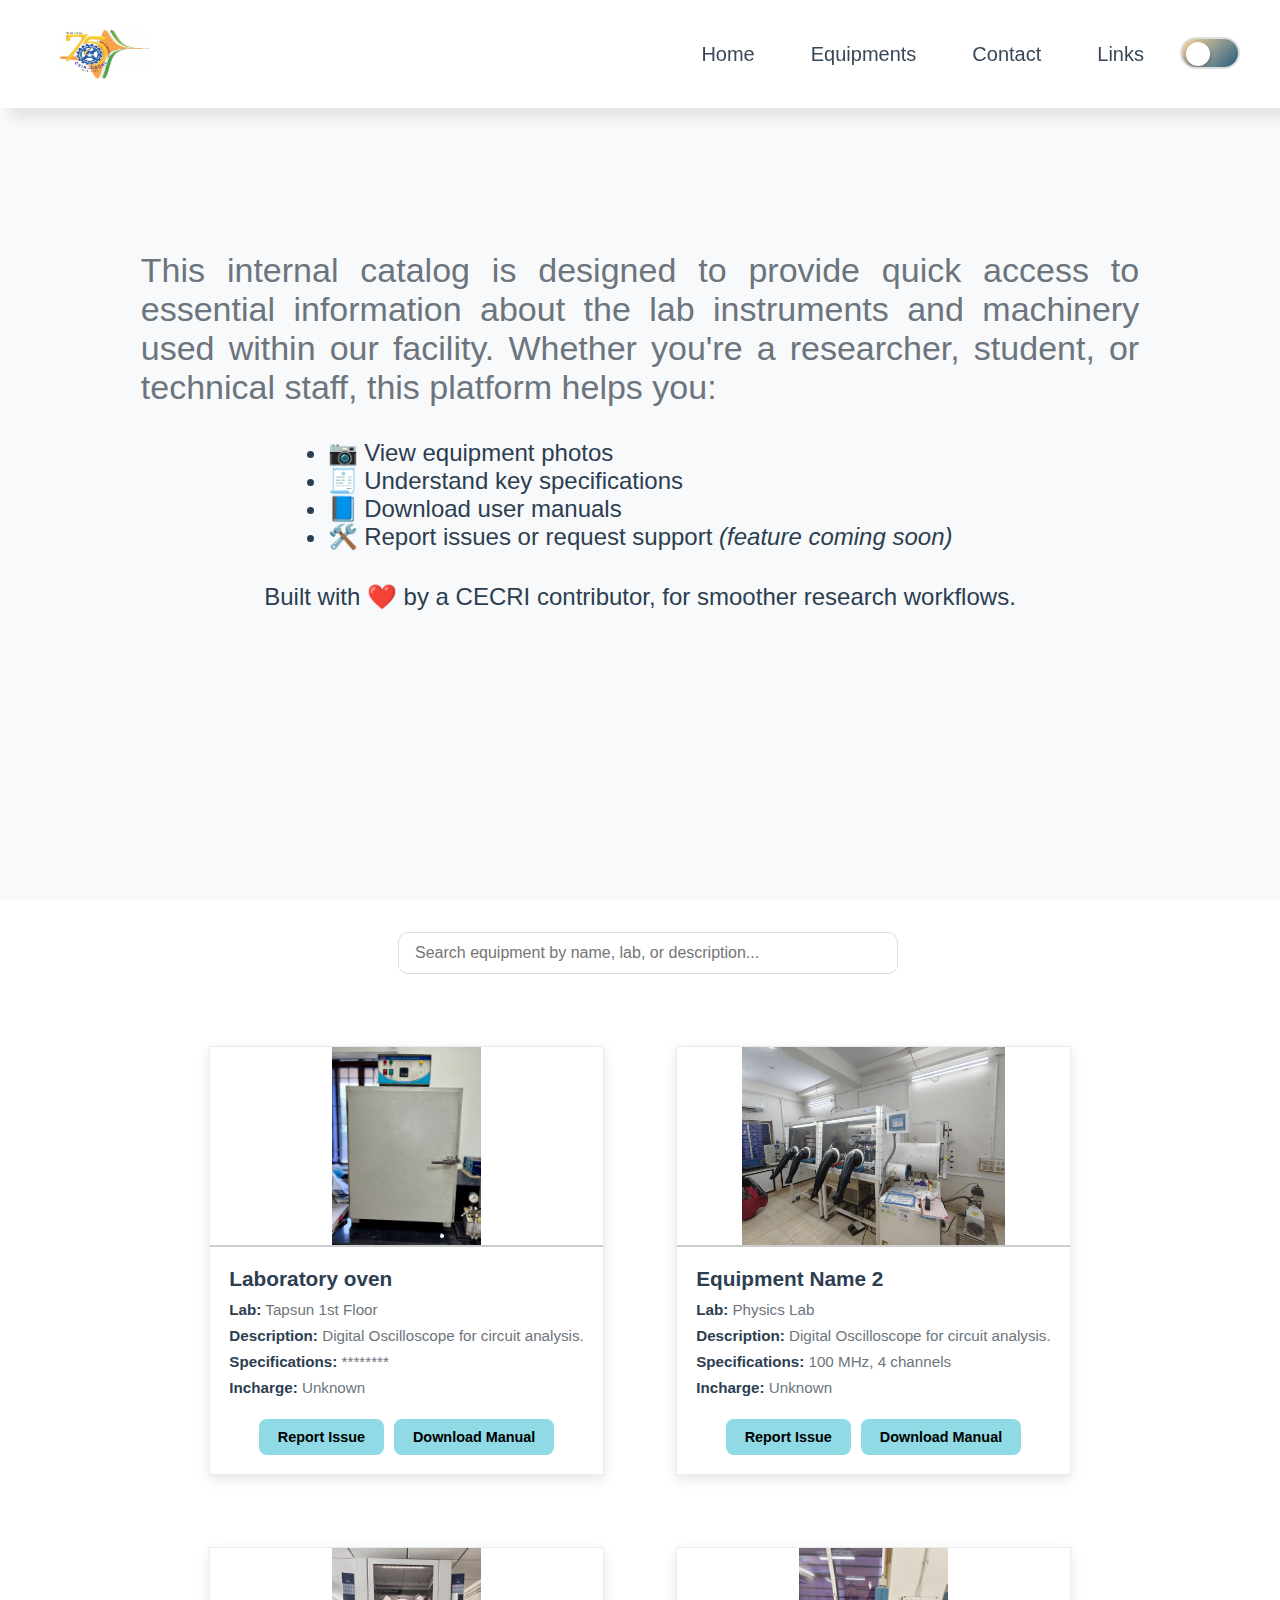
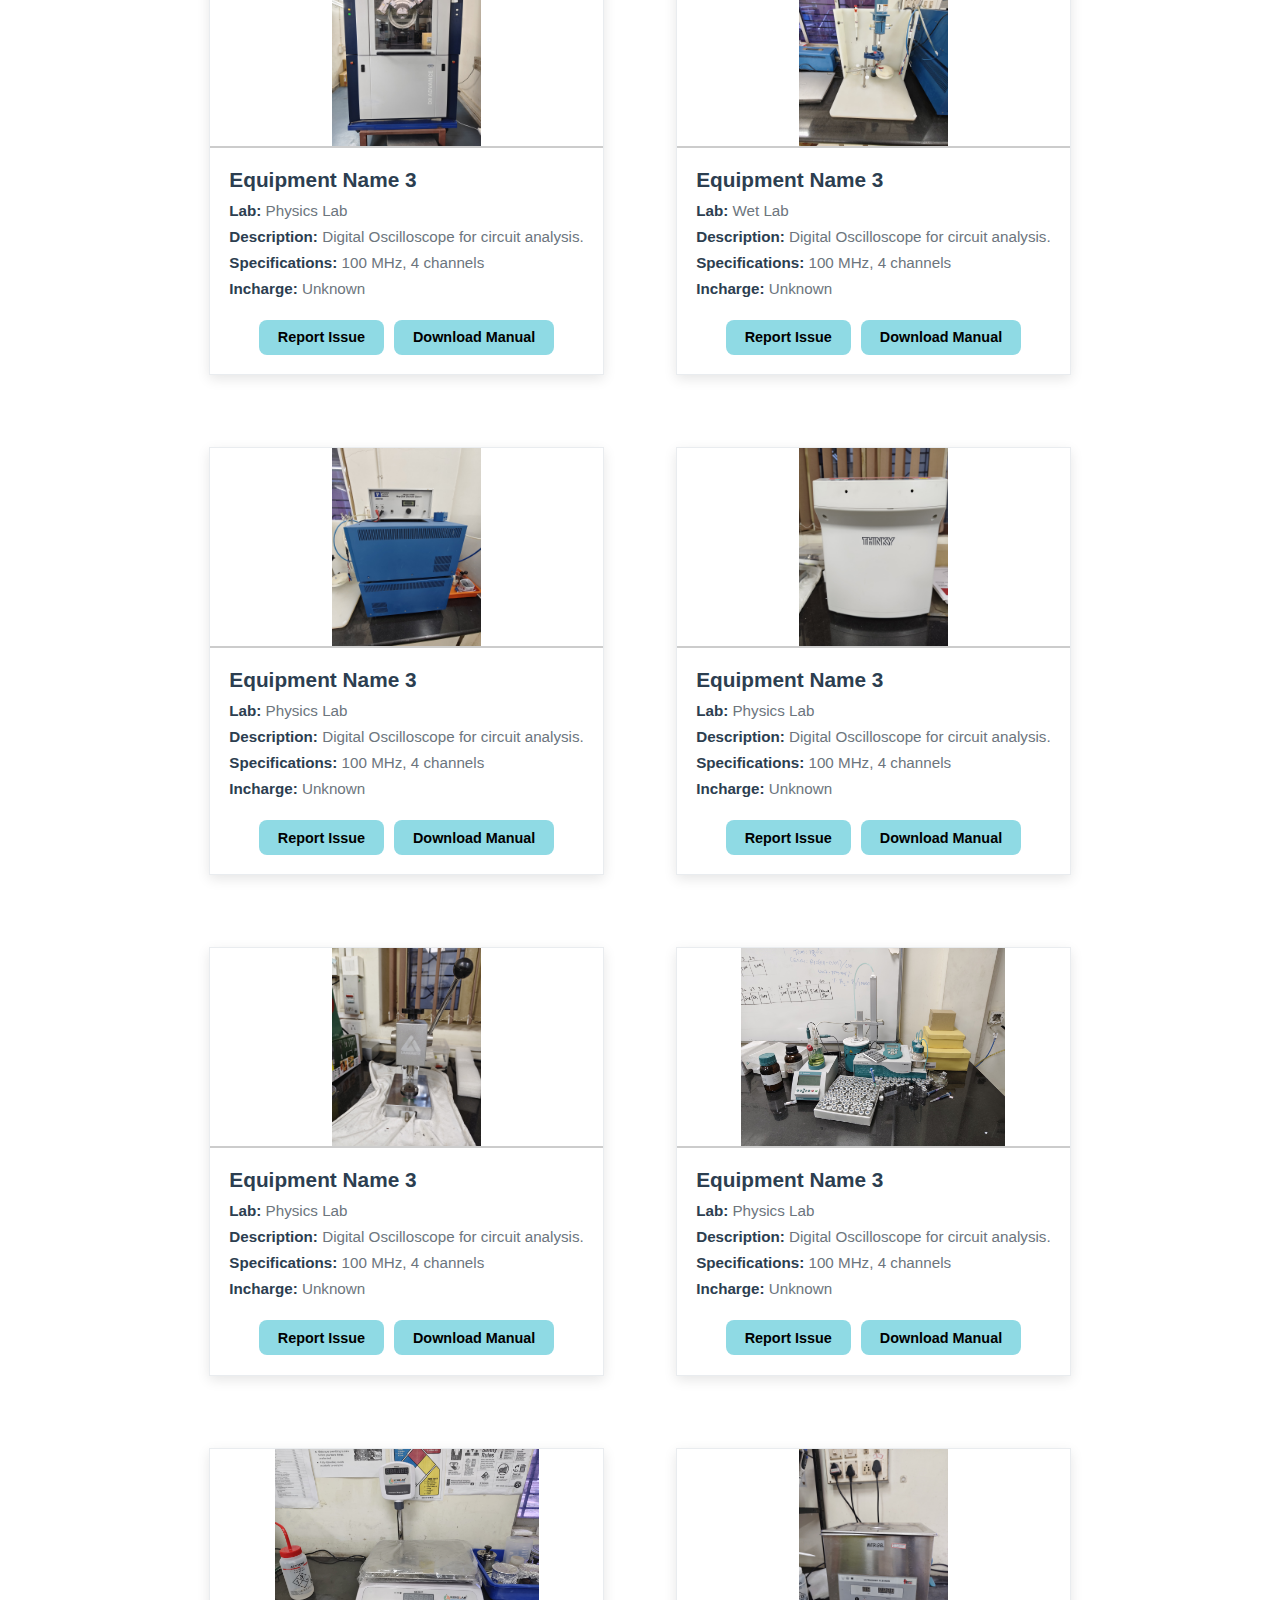
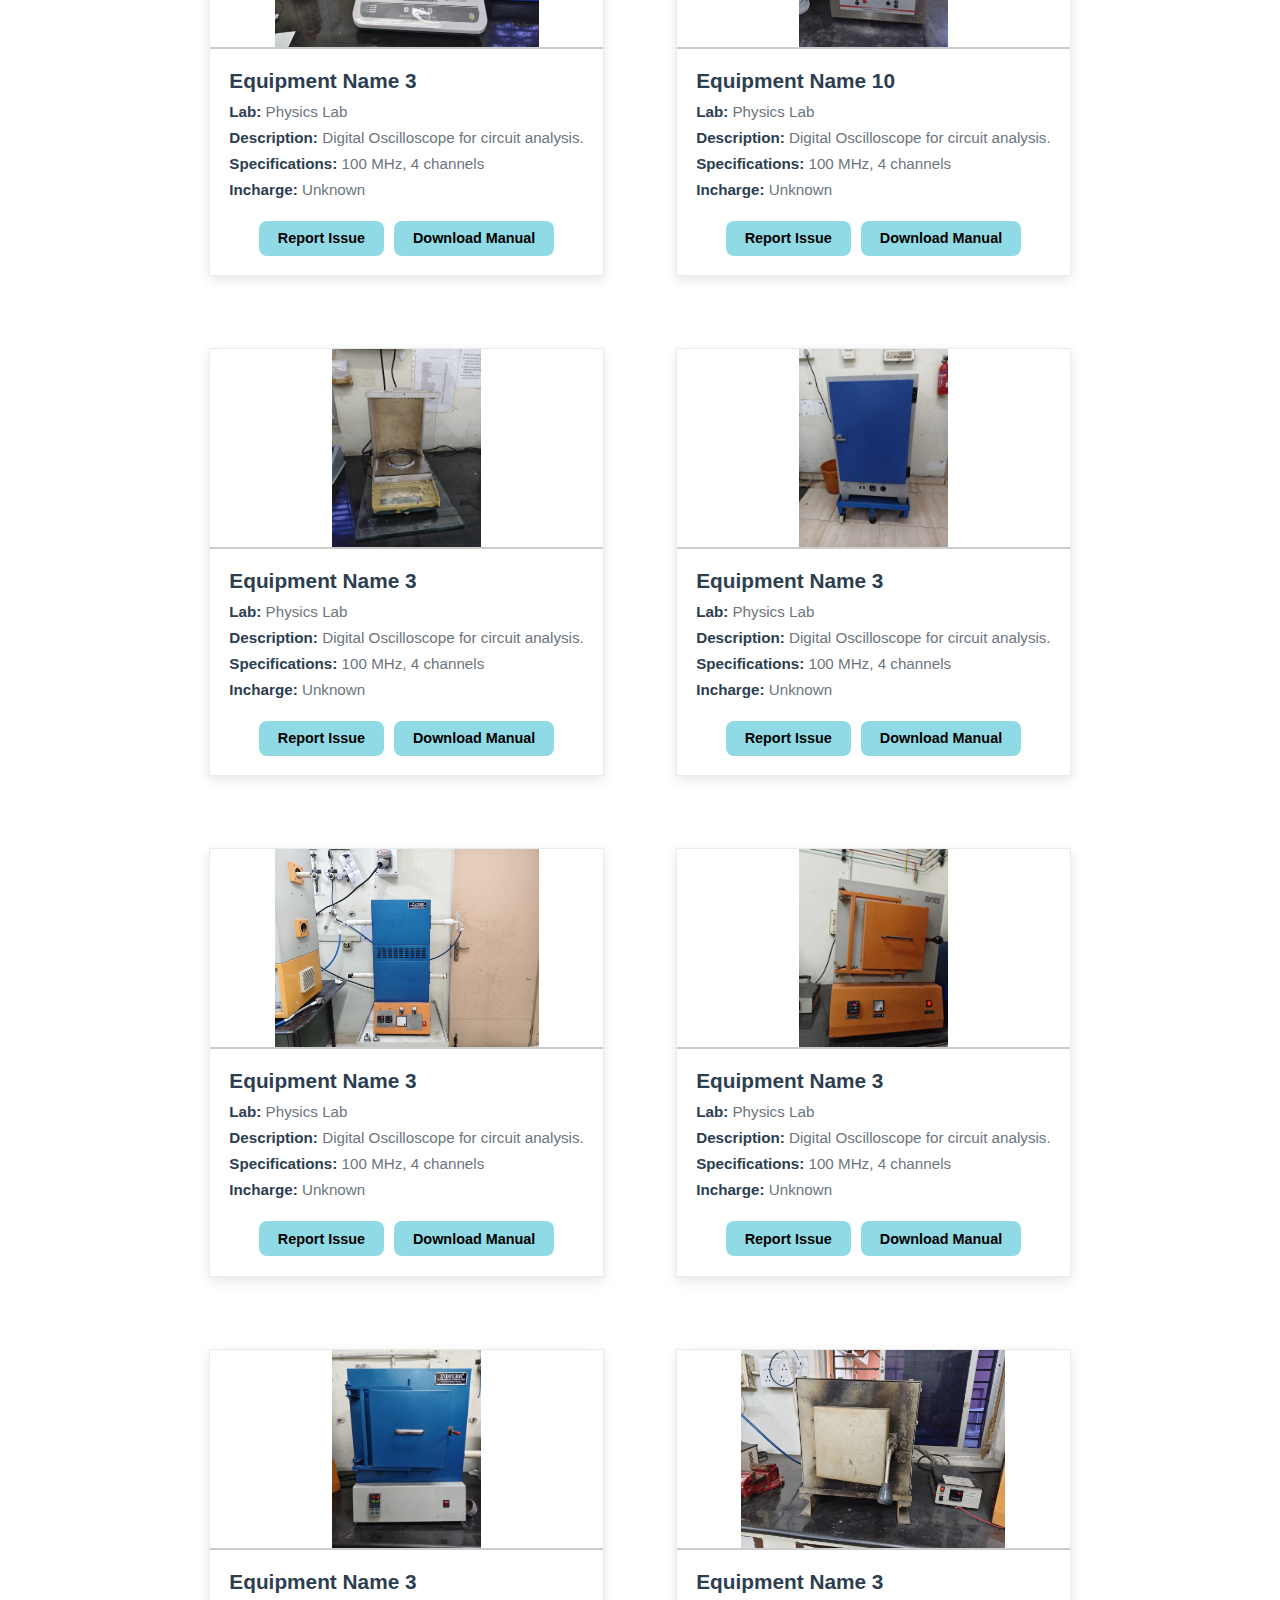
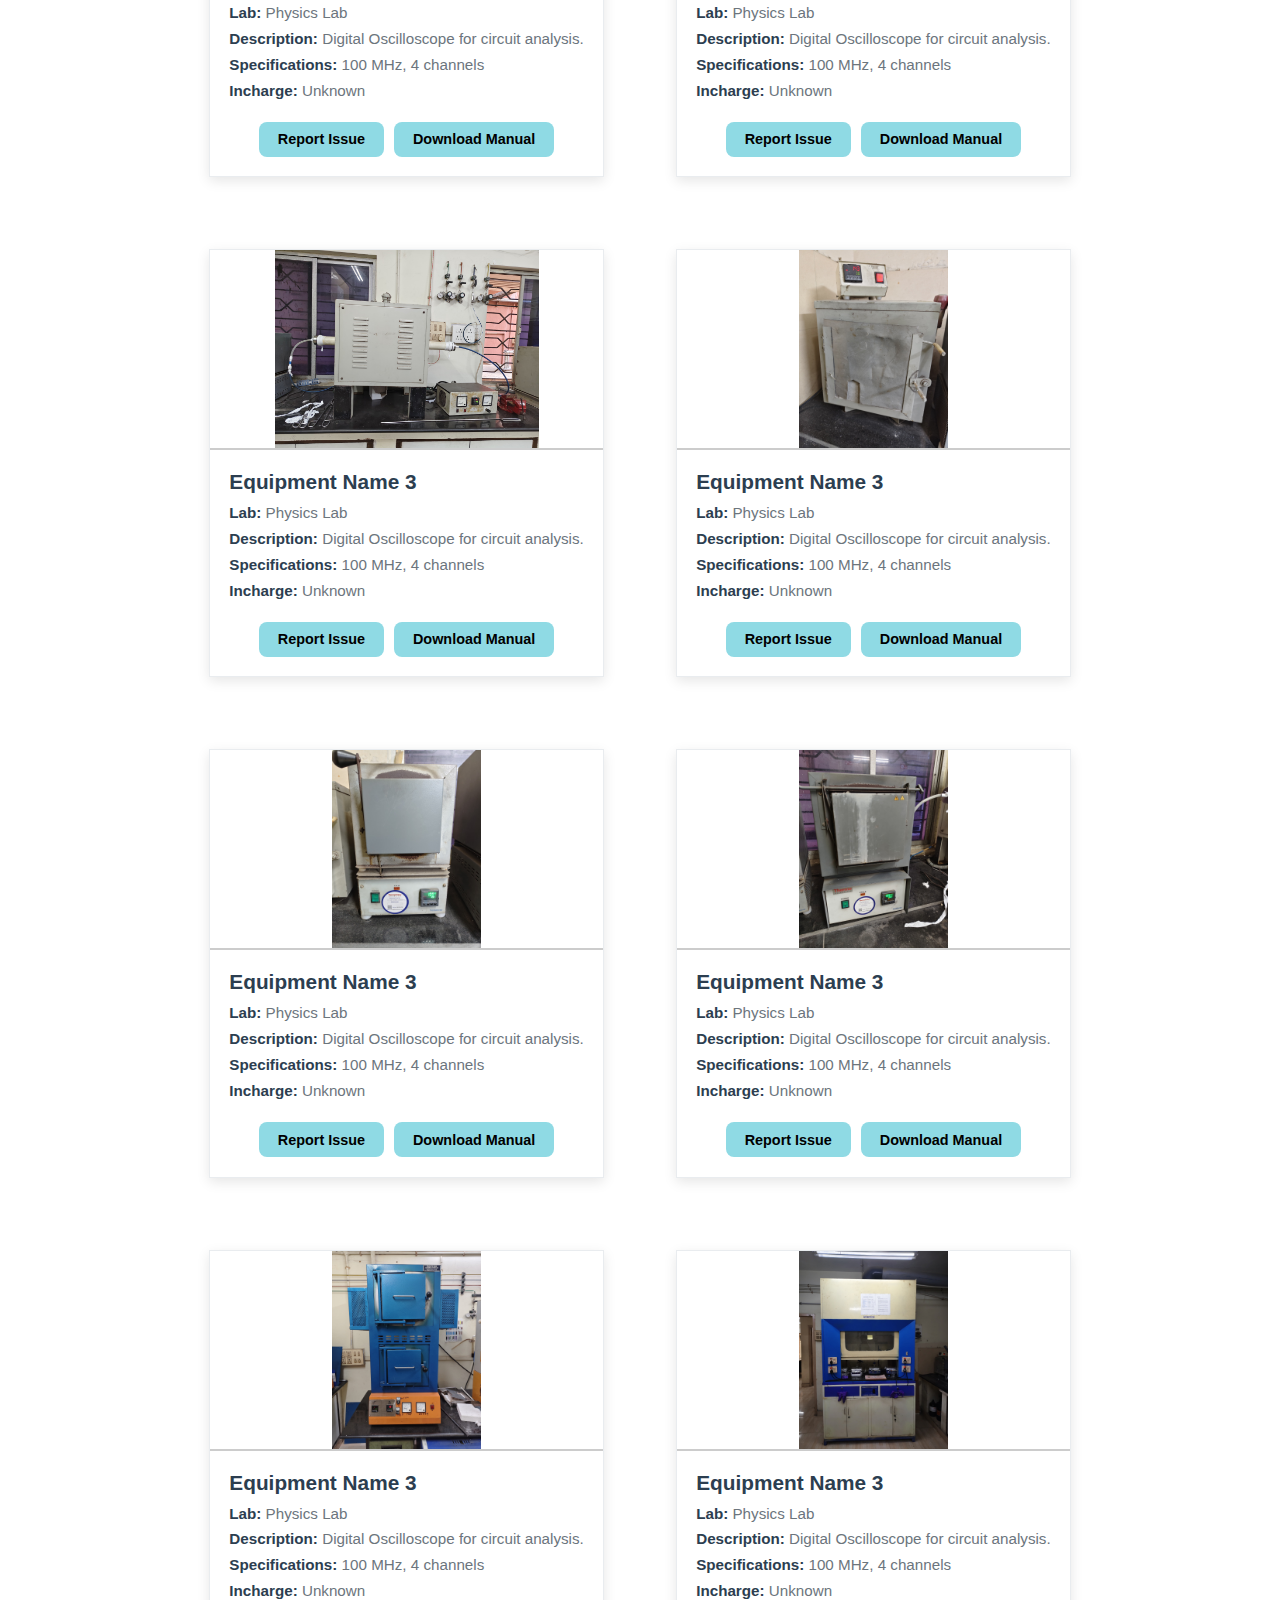
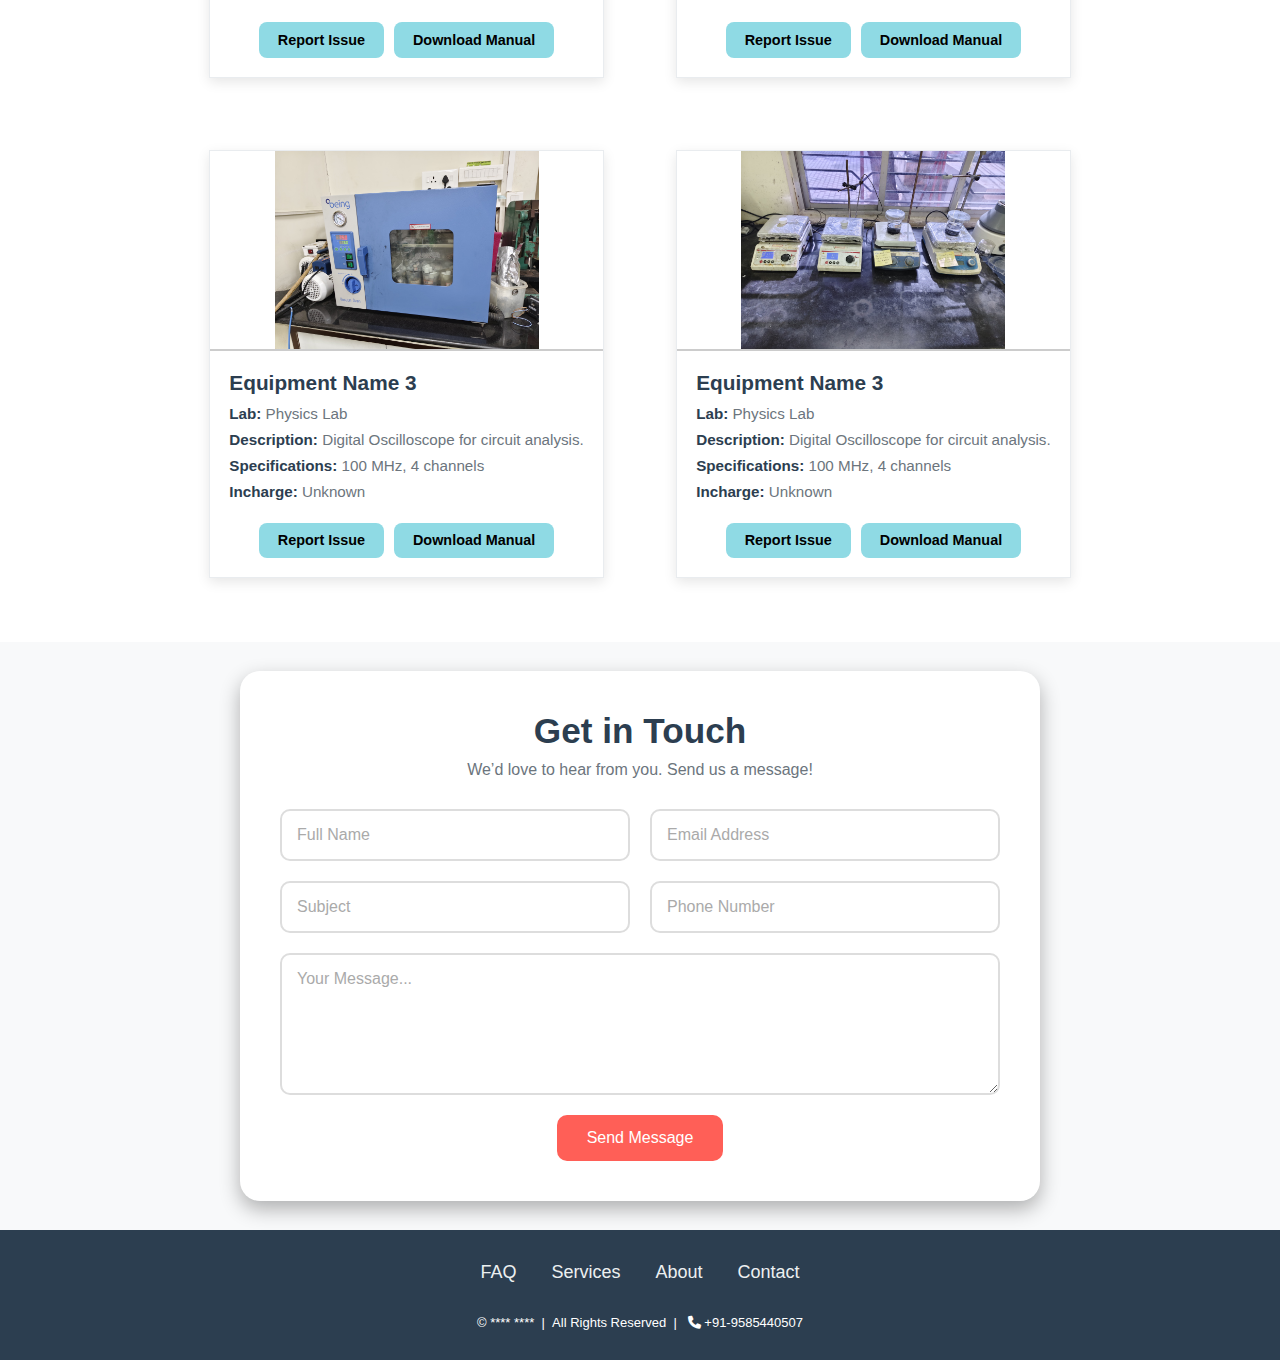
<file: index.html>
<!DOCTYPE html>
<html lang="en">
<head>
  <meta charset="UTF-8">
  <meta name="viewport" content="width=device-width, initial-scale=1">
  <title>Lab Equipment Catalog</title>
  <link rel="stylesheet" href="styles/style.css">
  <link rel="preconnect" href="https://fonts.googleapis.com">
  <link rel="preconnect" href="https://fonts.gstatic.com" crossorigin>
  <link href='https://unpkg.com/boxicons@2.1.4/css/boxicons.min.css' rel='stylesheet'>
  <link rel="stylesheet" href="https://cdnjs.cloudflare.com/ajax/libs/font-awesome/6.5.0/css/all.min.css" />

</head>
<body>

<div class="nav">
  <div class="logo">
    <img src="assets/images/logo.png" width="300px" alt="logo" srcset="">
  </div>

  <div class="hamburger" onclick="toggleMenu(event)">
    <span></span>
  </div>

  <div class="nav_ele" id="navMenu">
    <ul class="mini_nav">
      <a href="#home"><li>Home</li></a>
      <a href="#catalog"><li>Equipments</li></a>
      <a href="#contact"><li>Contact</li></a>
      <a href="files.html"><li>Links</li></a>
      <li>
        <button class="theme-toggle" onclick="toggleTheme()" id="themeToggle">
          <i class="fas fa-moon" id="themeIcon"></i>
        </button>
      </li>
    </ul>
  </div>
</div>


<div class="home" id="home">
  <div class="heading typing_animation">
    <p class="firstline">Welcome to the Lab Equipment Catalog – CSIR-CECRI</p>
    <p class="secondline">Empowering Innovation Through Access and Awareness</p>
  </div>

  <div class="details text">
    This internal catalog is designed to provide quick access to essential information about the lab instruments and machinery used within our facility. Whether you're a researcher, student, or technical staff, this platform helps you:
  </div>

  <ul class="features list-disc list-inside pl-6 mt-4 text-lg text-gray-800 dark:text-gray-300">
    <li>📷 View equipment photos</li>
    <li>🧾 Understand key specifications</li>
    <li>📘 Download user manuals</li>
    <li>🛠️ Report issues or request support <em>(feature coming soon)</em></li>
  </ul>

  <p class="text-center italic text-sm text-gray-500 mt-6">
    Built with ❤️ by a CECRI contributor, for smoother research workflows.
  </p>
</div>

 
  <div id="catalog" class="catalog">

    <div class="search-container">
      <input type="text" id="search-input" placeholder="Search equipment by name, lab, or description..." />
    </div>
    <div class="card">
      <img src="assets/images/Laboratory oven.jpg" alt="Equipment 1">
      <h2>Laboratory oven</h2>
      <p><strong>Lab:</strong> Tapsun 1st Floor</p>
      <p><strong>Description:</strong>  Digital Oscilloscope for circuit analysis. </p>
      <p><strong>Specifications:</strong> ******** </p>
      <p><strong>Incharge:</strong> Unknown </p>
      <div class="card-buttons">
        <a class="report-btn"
        data-equipment="Laboratory oven"
        data-incharge="balachandarravi71@gmail.com"
        href="#">Report Issue</a>
        <a class="manual-btn" href="assets/manuals/equipment1-manual.pdf" target="_blank" download>Download Manual</a>
      </div>
    </div>

    <p id="no-results" style="display: none; text-align: center; font-size: 1.2rem; color: gray; margin-top: 1rem;">
      No matching equipment found.
    </p>
    

    <!-- Equipment Cards 2–5 (unchanged) -->
    <div class="card">
      <img src="assets/images/IMG-20250801-WA0002.jpg" alt="Equipment 2">
      <h2>Equipment Name 2</h2>
      <p><strong>Lab:</strong> Physics Lab</p>
      <p><strong>Description:</strong> Digital Oscilloscope for circuit analysis.</p>
      <p><strong>Specifications:</strong> 100 MHz, 4 channels</p>
      <p><strong>Incharge:</strong> Unknown </p>
      <div class="card-buttons">
        <a class="report-btn"
        data-equipment="Spectrometer 200"
        data-incharge="nnarmatha1403@gmail.com"
        href="#">Report Issue</a>
        <a class="manual-btn" href="assets/manuals/equipment2-manual.pdf" target="_blank" download>Download Manual</a>
      </div>
    </div>
    

      <!-- Equipment Cards 2–5 (unchanged) -->
      <div class="card">
        <img src="assets/images/IMG-20250801-WA0003.jpg" alt="Equipment 3">
        <h2>Equipment Name 3</h2>
        <p><strong>Lab:</strong> Physics Lab</p>
        <p><strong>Description:</strong> Digital Oscilloscope for circuit analysis.</p>
        <p><strong>Specifications:</strong> 100 MHz, 4 channels</p>
        <p><strong>Incharge:</strong> Unknown </p>
        <div class="card-buttons">
          <a class="report-btn"
          data-equipment="Spectrometer 200"
          data-incharge="nnarmatha1403@gmail.com"
          href="#">Report Issue</a>
          <a class="manual-btn" href="assets/manuals/equipment2-manual.pdf" target="_blank" download>Download Manual</a>
        </div>
      </div>

        <div class="card">
        <img src="assets/images/IMG-20250801-WA0004.jpg" alt="Equipment 3">
        <h2>Equipment Name 3</h2>
        <p><strong>Lab:</strong> Wet Lab</p>
        <p><strong>Description:</strong> Digital Oscilloscope for circuit analysis.</p>
        <p><strong>Specifications:</strong> 100 MHz, 4 channels</p>
        <p><strong>Incharge:</strong> Unknown </p>
        <div class="card-buttons">
          <a class="report-btn"
          data-equipment="Spectrometer 200"
          data-incharge="nnarmatha1403@gmail.com"
          href="#">Report Issue</a>
          <a class="manual-btn" href="assets/manuals/equipment2-manual.pdf" target="_blank" download>Download Manual</a>
        </div>
      </div>

      
        <div class="card">
        <img src="assets/images/IMG-20250801-WA0005.jpg" alt="Equipment 3">
        <h2>Equipment Name 3</h2>
        <p><strong>Lab:</strong> Physics Lab</p>
        <p><strong>Description:</strong> Digital Oscilloscope for circuit analysis.</p>
        <p><strong>Specifications:</strong> 100 MHz, 4 channels</p>
        <p><strong>Incharge:</strong> Unknown </p>
        <div class="card-buttons">
          <a class="report-btn"
          data-equipment="Spectrometer 200"
          data-incharge="nnarmatha1403@gmail.com"
          href="#">Report Issue</a>
          <a class="manual-btn" href="assets/manuals/equipment2-manual.pdf" target="_blank" download>Download Manual</a>
        </div>
      </div>


           <div class="card">
        <img src="assets/images/IMG-20250801-WA0006.jpg" alt="Equipment 3">
        <h2>Equipment Name 3</h2>
        <p><strong>Lab:</strong> Physics Lab</p>
        <p><strong>Description:</strong> Digital Oscilloscope for circuit analysis.</p>
        <p><strong>Specifications:</strong> 100 MHz, 4 channels</p>
        <p><strong>Incharge:</strong> Unknown </p>
        <div class="card-buttons">
          <a class="report-btn"
          data-equipment="Spectrometer 200"
          data-incharge="nnarmatha1403@gmail.com"
          href="#">Report Issue</a>
          <a class="manual-btn" href="assets/manuals/equipment2-manual.pdf" target="_blank" download>Download Manual</a>
        </div>
      </div>

                <div class="card">
        <img src="assets/images/IMG-20250801-WA0007.jpg" alt="Equipment 3">
        <h2>Equipment Name 3</h2>
        <p><strong>Lab:</strong> Physics Lab</p>
        <p><strong>Description:</strong> Digital Oscilloscope for circuit analysis.</p>
        <p><strong>Specifications:</strong> 100 MHz, 4 channels</p>
        <p><strong>Incharge:</strong> Unknown </p>
        <div class="card-buttons">
          <a class="report-btn"
          data-equipment="Spectrometer 200"
          data-incharge="nnarmatha1403@gmail.com"
          href="#">Report Issue</a>
          <a class="manual-btn" href="assets/manuals/equipment2-manual.pdf" target="_blank" download>Download Manual</a>
        </div>
      </div>

                <div class="card">
        <img src="assets/images/IMG-20250801-WA0008.jpg" alt="Equipment 3">
        <h2>Equipment Name 3</h2>
        <p><strong>Lab:</strong> Physics Lab</p>
        <p><strong>Description:</strong> Digital Oscilloscope for circuit analysis.</p>
        <p><strong>Specifications:</strong> 100 MHz, 4 channels</p>
        <p><strong>Incharge:</strong> Unknown </p>
        <div class="card-buttons">
          <a class="report-btn"
          data-equipment="Spectrometer 200"
          data-incharge="nnarmatha1403@gmail.com"
          href="#">Report Issue</a>
          <a class="manual-btn" href="assets/manuals/equipment2-manual.pdf" target="_blank" download>Download Manual</a>
        </div>
      </div>

                <div class="card">
        <img src="assets/images/IMG-20250801-WA0009.jpg" alt="Equipment 3">
        <h2>Equipment Name 3</h2>
        <p><strong>Lab:</strong> Physics Lab</p>
        <p><strong>Description:</strong> Digital Oscilloscope for circuit analysis.</p>
        <p><strong>Specifications:</strong> 100 MHz, 4 channels</p>
        <p><strong>Incharge:</strong> Unknown </p>
        <div class="card-buttons">
          <a class="report-btn"
          data-equipment="Spectrometer 200"
          data-incharge="nnarmatha1403@gmail.com"
          href="#">Report Issue</a>
          <a class="manual-btn" href="assets/manuals/equipment2-manual.pdf" target="_blank" download>Download Manual</a>
        </div>
      </div>

<div class="card">
        <img src="assets/images/IMG-20250801-WA0010.jpg" alt="Equipment 3">
        <h2>Equipment Name 10 </h2>
        <p><strong>Lab:</strong> Physics Lab</p>
        <p><strong>Description:</strong> Digital Oscilloscope for circuit analysis.</p>
        <p><strong>Specifications:</strong> 100 MHz, 4 channels</p>
        <p><strong>Incharge:</strong> Unknown </p>
        <div class="card-buttons">
          <a class="report-btn"
          data-equipment="Spectrometer 200"
          data-incharge="nnarmatha1403@gmail.com"
          href="#">Report Issue</a>
          <a class="manual-btn" href="assets/manuals/equipment2-manual.pdf" target="_blank" download>Download Manual</a>
        </div>
      </div>

      <div class="card">
        <img src="assets/images/IMG-20250801-WA0011.jpg" alt="Equipment 3">
        <h2>Equipment Name 3</h2>
        <p><strong>Lab:</strong> Physics Lab</p>
        <p><strong>Description:</strong> Digital Oscilloscope for circuit analysis.</p>
        <p><strong>Specifications:</strong> 100 MHz, 4 channels</p>
        <p><strong>Incharge:</strong> Unknown </p>
        <div class="card-buttons">
          <a class="report-btn"
          data-equipment="Spectrometer 200"
          data-incharge="nnarmatha1403@gmail.com"
          href="#">Report Issue</a>
          <a class="manual-btn" href="assets/manuals/equipment2-manual.pdf" target="_blank" download>Download Manual</a>
        </div>
      </div>


           <div class="card">
        <img src="assets/images/IMG-20250801-WA0012.jpg" alt="Equipment 3">
        <h2>Equipment Name 3</h2>
        <p><strong>Lab:</strong> Physics Lab</p>
        <p><strong>Description:</strong> Digital Oscilloscope for circuit analysis.</p>
        <p><strong>Specifications:</strong> 100 MHz, 4 channels</p>
        <p><strong>Incharge:</strong> Unknown </p>
        <div class="card-buttons">
          <a class="report-btn"
          data-equipment="Spectrometer 200"
          data-incharge="nnarmatha1403@gmail.com"
          href="#">Report Issue</a>
          <a class="manual-btn" href="assets/manuals/equipment2-manual.pdf" target="_blank" download>Download Manual</a>
        </div>
      </div>

     <div class="card">
        <img src="assets/images/IMG-20250801-WA0013.jpg" alt="Equipment 3">
        <h2>Equipment Name 3</h2>
        <p><strong>Lab:</strong> Physics Lab</p>
        <p><strong>Description:</strong> Digital Oscilloscope for circuit analysis.</p>
        <p><strong>Specifications:</strong> 100 MHz, 4 channels</p>
        <p><strong>Incharge:</strong> Unknown </p>
        <div class="card-buttons">
          <a class="report-btn"
          data-equipment="Spectrometer 200"
          data-incharge="nnarmatha1403@gmail.com"
          href="#">Report Issue</a>
          <a class="manual-btn" href="assets/manuals/equipment2-manual.pdf" target="_blank" download>Download Manual</a>
        </div>
      </div>

           <div class="card">
        <img src="assets/images/IMG-20250801-WA0014.jpg" alt="Equipment 3">
        <h2>Equipment Name 3</h2>
        <p><strong>Lab:</strong> Physics Lab</p>
        <p><strong>Description:</strong> Digital Oscilloscope for circuit analysis.</p>
        <p><strong>Specifications:</strong> 100 MHz, 4 channels</p>
        <p><strong>Incharge:</strong> Unknown </p>
        <div class="card-buttons">
          <a class="report-btn"
          data-equipment="Spectrometer 200"
          data-incharge="nnarmatha1403@gmail.com"
          href="#">Report Issue</a>
          <a class="manual-btn" href="assets/manuals/equipment2-manual.pdf" target="_blank" download>Download Manual</a>
        </div>
      </div>

           <div class="card">
        <img src="assets/images/IMG-20250801-WA0015.jpg" alt="Equipment 3">
        <h2>Equipment Name 3</h2>
        <p><strong>Lab:</strong> Physics Lab</p>
        <p><strong>Description:</strong> Digital Oscilloscope for circuit analysis.</p>
        <p><strong>Specifications:</strong> 100 MHz, 4 channels</p>
        <p><strong>Incharge:</strong> Unknown </p>
        <div class="card-buttons">
          <a class="report-btn"
          data-equipment="Spectrometer 200"
          data-incharge="nnarmatha1403@gmail.com"
          href="#">Report Issue</a>
          <a class="manual-btn" href="assets/manuals/equipment2-manual.pdf" target="_blank" download>Download Manual</a>
        </div>
      </div>

           <div class="card">
        <img src="assets/images/IMG-20250801-WA0016.jpg" alt="Equipment 3">
        <h2>Equipment Name 3</h2>
        <p><strong>Lab:</strong> Physics Lab</p>
        <p><strong>Description:</strong> Digital Oscilloscope for circuit analysis.</p>
        <p><strong>Specifications:</strong> 100 MHz, 4 channels</p>
        <p><strong>Incharge:</strong> Unknown </p>
        <div class="card-buttons">
          <a class="report-btn"
          data-equipment="Spectrometer 200"
          data-incharge="nnarmatha1403@gmail.com"
          href="#">Report Issue</a>
          <a class="manual-btn" href="assets/manuals/equipment2-manual.pdf" target="_blank" download>Download Manual</a>
        </div>
      </div>

           <div class="card">
        <img src="assets/images/IMG-20250801-WA0017.jpg" alt="Equipment 3">
        <h2>Equipment Name 3</h2>
        <p><strong>Lab:</strong> Physics Lab</p>
        <p><strong>Description:</strong> Digital Oscilloscope for circuit analysis.</p>
        <p><strong>Specifications:</strong> 100 MHz, 4 channels</p>
        <p><strong>Incharge:</strong> Unknown </p>
        <div class="card-buttons">
          <a class="report-btn"
          data-equipment="Spectrometer 200"
          data-incharge="nnarmatha1403@gmail.com"
          href="#">Report Issue</a>
          <a class="manual-btn" href="assets/manuals/equipment2-manual.pdf" target="_blank" download>Download Manual</a>
        </div>
      </div>

           <div class="card">
        <img src="assets/images/IMG-20250801-WA0018.jpg" alt="Equipment 3">
        <h2>Equipment Name 3</h2>
        <p><strong>Lab:</strong> Physics Lab</p>
        <p><strong>Description:</strong> Digital Oscilloscope for circuit analysis.</p>
        <p><strong>Specifications:</strong> 100 MHz, 4 channels</p>
        <p><strong>Incharge:</strong> Unknown </p>
        <div class="card-buttons">
          <a class="report-btn"
          data-equipment="Spectrometer 200"
          data-incharge="nnarmatha1403@gmail.com"
          href="#">Report Issue</a>
          <a class="manual-btn" href="assets/manuals/equipment2-manual.pdf" target="_blank" download>Download Manual</a>
        </div>
      </div>

     <div class="card">
        <img src="assets/images/IMG-20250801-WA0019.jpg" alt="Equipment 3">
        <h2>Equipment Name 3</h2>
        <p><strong>Lab:</strong> Physics Lab</p>
        <p><strong>Description:</strong> Digital Oscilloscope for circuit analysis.</p>
        <p><strong>Specifications:</strong> 100 MHz, 4 channels</p>
        <p><strong>Incharge:</strong> Unknown </p>
        <div class="card-buttons">
          <a class="report-btn"
          data-equipment="Spectrometer 200"
          data-incharge="nnarmatha1403@gmail.com"
          href="#">Report Issue</a>
          <a class="manual-btn" href="assets/manuals/equipment2-manual.pdf" target="_blank" download>Download Manual</a>
        </div>
      </div>


           <div class="card">
        <img src="assets/images/IMG-20250801-WA0020.jpg" alt="Equipment 3">
        <h2>Equipment Name 3</h2>
        <p><strong>Lab:</strong> Physics Lab</p>
        <p><strong>Description:</strong> Digital Oscilloscope for circuit analysis.</p>
        <p><strong>Specifications:</strong> 100 MHz, 4 channels</p>
        <p><strong>Incharge:</strong> Unknown </p>
        <div class="card-buttons">
          <a class="report-btn"
          data-equipment="Spectrometer 200"
          data-incharge="nnarmatha1403@gmail.com"
          href="#">Report Issue</a>
          <a class="manual-btn" href="assets/manuals/equipment2-manual.pdf" target="_blank" download>Download Manual</a>
        </div>
      </div>


           <div class="card">
        <img src="assets/images/IMG-20250801-WA0021.jpg" alt="Equipment 3">
        <h2>Equipment Name 3</h2>
        <p><strong>Lab:</strong> Physics Lab</p>
        <p><strong>Description:</strong> Digital Oscilloscope for circuit analysis.</p>
        <p><strong>Specifications:</strong> 100 MHz, 4 channels</p>
        <p><strong>Incharge:</strong> Unknown </p>
        <div class="card-buttons">
          <a class="report-btn"
          data-equipment="Spectrometer 200"
          data-incharge="nnarmatha1403@gmail.com"
          href="#">Report Issue</a>
          <a class="manual-btn" href="assets/manuals/equipment2-manual.pdf" target="_blank" download>Download Manual</a>
        </div>
      </div>


           <div class="card">
        <img src="assets/images/IMG-20250801-WA0022.jpg" alt="Equipment 3">
        <h2>Equipment Name 3</h2>
        <p><strong>Lab:</strong> Physics Lab</p>
        <p><strong>Description:</strong> Digital Oscilloscope for circuit analysis.</p>
        <p><strong>Specifications:</strong> 100 MHz, 4 channels</p>
        <p><strong>Incharge:</strong> Unknown </p>
        <div class="card-buttons">
          <a class="report-btn"
          data-equipment="Spectrometer 200"
          data-incharge="nnarmatha1403@gmail.com"
          href="#">Report Issue</a>
          <a class="manual-btn" href="assets/manuals/equipment2-manual.pdf" target="_blank" download>Download Manual</a>
        </div>
      </div>

           <div class="card">
        <img src="assets/images/IMG-20250801-WA0023.jpg" alt="Equipment 3">
        <h2>Equipment Name 3</h2>
        <p><strong>Lab:</strong> Physics Lab</p>
        <p><strong>Description:</strong> Digital Oscilloscope for circuit analysis.</p>
        <p><strong>Specifications:</strong> 100 MHz, 4 channels</p>
        <p><strong>Incharge:</strong> Unknown </p>
        <div class="card-buttons">
          <a class="report-btn"
          data-equipment="Spectrometer 200"
          data-incharge="nnarmatha1403@gmail.com"
          href="#">Report Issue</a>
          <a class="manual-btn" href="assets/manuals/equipment2-manual.pdf" target="_blank" download>Download Manual</a>
        </div>
      </div>


     <div class="card">
        <img src="assets/images/IMG-20250801-WA0024.jpg" alt="Equipment 3">
        <h2>Equipment Name 3</h2>
        <p><strong>Lab:</strong> Physics Lab</p>
        <p><strong>Description:</strong> Digital Oscilloscope for circuit analysis.</p>
        <p><strong>Specifications:</strong> 100 MHz, 4 channels</p>
        <p><strong>Incharge:</strong> Unknown </p>
        <div class="card-buttons">
          <a class="report-btn"
          data-equipment="Spectrometer 200"
          data-incharge="nnarmatha1403@gmail.com"
          href="#">Report Issue</a>
          <a class="manual-btn" href="assets/manuals/equipment2-manual.pdf" target="_blank" download>Download Manual</a>
        </div>
      </div>



  </div>


  

  <div class="contact" id="contact">
    <div class="contact-container">
      <h2 class="contact-title">Get in Touch</h2>
      <p class="contact-subtitle">We’d love to hear from you. Send us a message!</p>
      <form action="https://formspree.io/f/xbjnnyar" method="POST" class="contact-form">
        <div class="form-row">
          <input type="text" name="name" placeholder="Full Name" required />
          <input type="email" name="email" placeholder="Email Address" required />
        </div>
        <div class="form-row">
          <input type="text" name="subject" placeholder="Subject" />
          <input type="tel" name="phone" placeholder="Phone Number" />
        </div>
        <textarea name="message" rows="6" placeholder="Your Message..." required></textarea>
        <button type="submit" class="submit-btn">Send Message</button>
      </form>
    </div>
  </div>
  



  <footer class="footer">
    <ul>
      <li><a href="#">FAQ</a></li>
      <li><a href="https://balachandarravi.github.io/">Services</a></li>
      <li><a href="#home">About</a></li>
      <li><a href="#contact">Contact</a></li>
    </ul>
    
    <p class="copyright">
      © **** **** &nbsp;| &nbsp;All Rights Reserved &nbsp;|&nbsp; &nbsp;<i class="fa fa-phone"></i> +91-9585440507
    </p>
  </footer>
  
  
  <!-- Scripts -->
  <script src="scripts/script.js"></script>
</body>
</html>
</file>
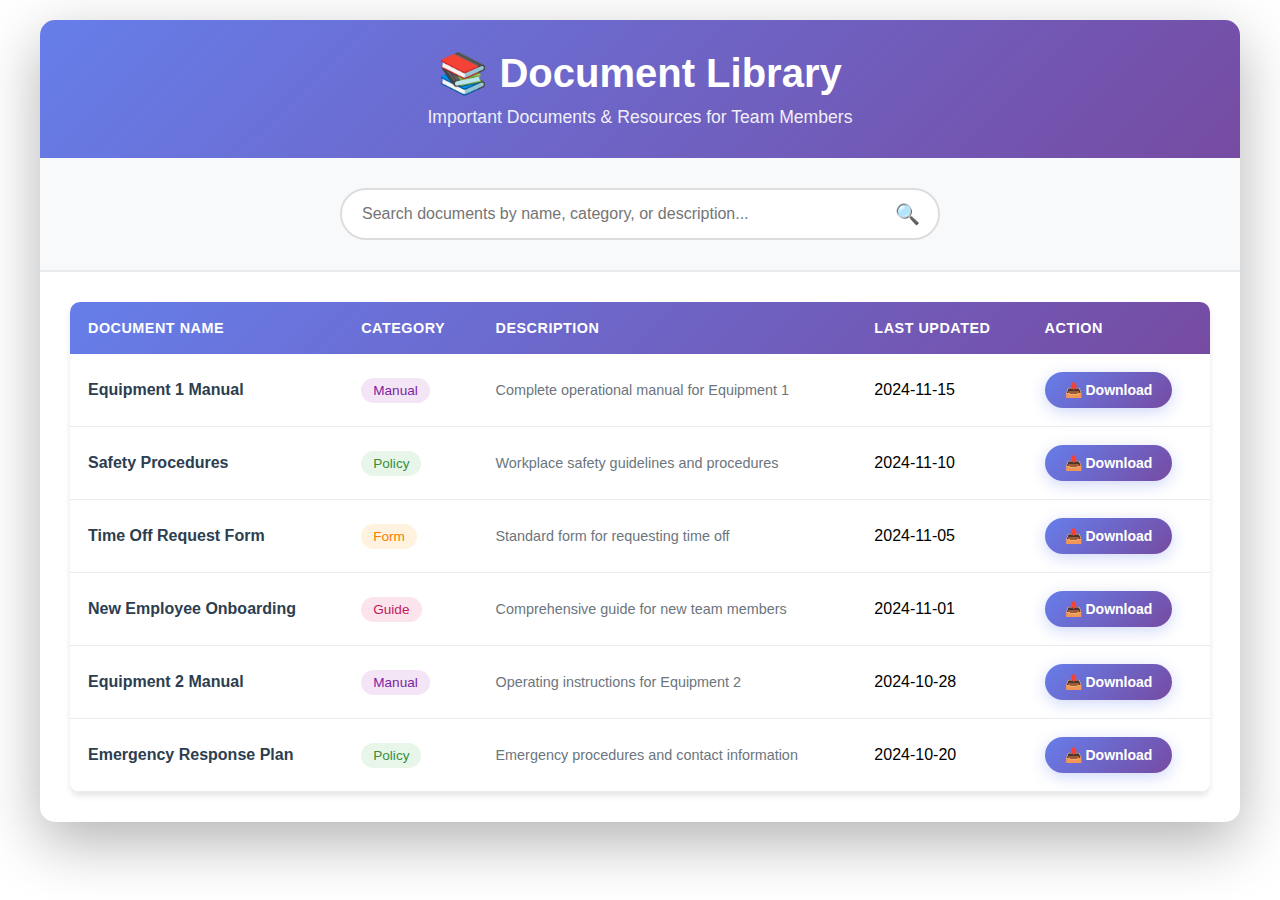
<file: files.html>
<!DOCTYPE html>
<html lang="en">
<head>
    <meta charset="UTF-8">
    <meta name="viewport" content="width=device-width, initial-scale=1.0">
    <link rel="stylesheet" href="styles\files.css">
    <title>Document Library</title>
   
</head>
<body>
    <div class="container">
        <div class="header">
            <h1>📚 Document Library</h1>
            <p>Important Documents & Resources for Team Members</p>
        </div>

        <div class="search-section">
            <div class="search-box">
                <input type="text" id="searchInput" placeholder="Search documents by name, category, or description...">
                <span class="search-icon">🔍</span>
            </div>
        </div>

        <div class="content">
            <div class="table-wrapper">
                <table id="documentTable">
                    <thead>
                        <tr>
                            <th>Document Name</th>
                            <th>Category</th>
                            <th>Description</th>
                            <th>Last Updated</th>
                            <th>Action</th>
                        </tr>
                    </thead>
                    <tbody>
                        <tr>
                            <td data-label="Document Name" class="doc-name">Equipment 1 Manual</td>
                            <td data-label="Category"><span class="doc-category manual">Manual</span></td>
                            <td data-label="Description" class="doc-description">Complete operational manual for Equipment 1</td>
                            <td data-label="Last Updated">2024-11-15</td>
                            <td >
                                <button class="download-btn" onclick="location.href='assets/manuals/equipment1-manual.pdf';">
                                    📥 Download
                                </button>
                            </td>
                        </tr>
                        <tr>
                            <td data-label="Document Name" class="doc-name">Safety Procedures</td>
                            <td data-label="Category"><span class="doc-category policy">Policy</span></td>
                            <td data-label="Description" class="doc-description">Workplace safety guidelines and procedures</td>
                            <td data-label="Last Updated">2024-11-10</td>
                            <td>
                                <button class="download-btn" onclick="location.href='../assets/policies/safety-procedures.pdf';">
                                    📥 Download
                                </button>
                            </td>
                        </tr>
                        <tr>
                            <td data-label="Document Name" class="doc-name">Time Off Request Form</td>
                            <td data-label="Category"><span class="doc-category form">Form</span></td>
                            <td data-label="Description" class="doc-description">Standard form for requesting time off</td>
                            <td data-label="Last Updated">2024-11-05</td>
                            <td>
                                <button class="download-btn" onclick="location.href='../assets/forms/timeoff-form.pdf';">
                                    📥 Download
                                </button>
                            </td>
                        </tr>
                        <tr>
                            <td data-label="Document Name" class="doc-name">New Employee Onboarding</td>
                            <td data-label="Category"><span class="doc-category guide">Guide</span></td>
                            <td data-label="Description" class="doc-description">Comprehensive guide for new team members</td>
                            <td data-label="Last Updated">2024-11-01</td>
                            <td>
                                <button class="download-btn" onclick="location.href='../assets/guides/onboarding-guide.pdf';">
                                    📥 Download
                                </button>
                            </td>
                        </tr>
                        <tr>
                            <td data-label="Document Name" class="doc-name">Equipment 2 Manual</td>
                            <td data-label="Category"><span class="doc-category manual">Manual</span></td>
                            <td data-label="Description" class="doc-description">Operating instructions for Equipment 2</td>
                            <td data-label="Last Updated">2024-10-28</td>
                            <td>
                                <button class="download-btn" onclick="location.href='../assets/manuals/equipment2-manual.pdf';">
                                    📥 Download
                                </button>
                            </td>
                        </tr>
                        <tr>
                            <td data-label="Document Name" class="doc-name">Emergency Response Plan</td>
                            <td data-label="Category"><span class="doc-category policy">Policy</span></td>
                            <td data-label="Description" class="doc-description">Emergency procedures and contact information</td>
                            <td data-label="Last Updated" >2024-10-20</td>
                            <td>
                                <button class="download-btn" onclick="location.href='../assets/policies/emergency-response.pdf';">
                                    📥 Download
                                </button>
                            </td>
                        </tr>
                    </tbody>
                </table>
            </div>
            <div class="no-results" id="noResults">
                <h3>No documents found</h3>
                <p>Try adjusting your search terms</p>
            </div>
        </div>
    </div>

    <script>
        const searchInput = document.getElementById('searchInput');
        const table = document.getElementById('documentTable');
        const rows = table.querySelectorAll('tbody tr');
        const noResults = document.getElementById('noResults');

        searchInput.addEventListener('input', function() {
            const searchTerm = this.value.toLowerCase().trim();
            let visibleCount = 0;

            rows.forEach(row => {
                const text = row.textContent.toLowerCase();
                if (text.includes(searchTerm)) {
                    row.classList.remove('hidden');
                    visibleCount++;
                } else {
                    row.classList.add('hidden');
                }
            });

            if (visibleCount === 0 && searchTerm !== '') {
                noResults.classList.add('show');
                table.style.display = 'none';
            } else {
                noResults.classList.remove('show');
                table.style.display = 'table';
            }
        });
    </script>
</body>
</html>
</file>
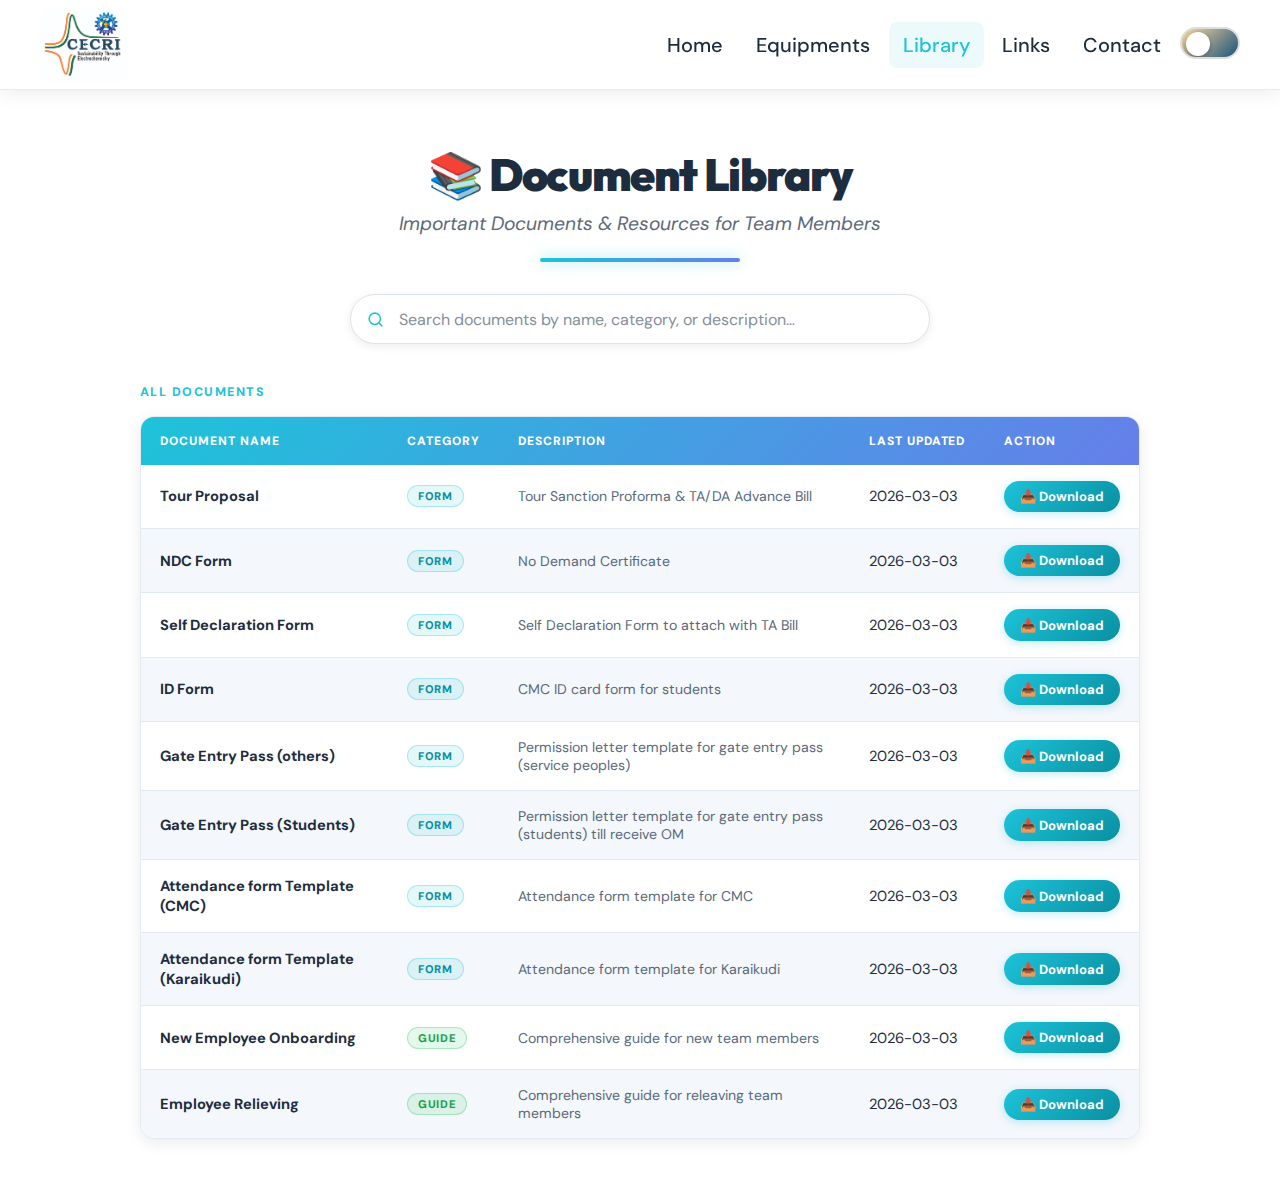
<file: library.html>
<!DOCTYPE html>
<html lang="en">
<head>
  <meta charset="UTF-8"/>
  <meta name="viewport" content="width=device-width, initial-scale=1"/>
  <title>Document Library – CSIR-CECRI</title>
  <script>
    (function() {
      try {
        var theme = localStorage.getItem('theme');
        if (theme === 'dark') document.documentElement.setAttribute('data-theme', 'dark');
      } catch(e) {}
    })();
  </script>
  <link rel="preconnect" href="https://fonts.googleapis.com"/>
  <link rel="preconnect" href="https://fonts.gstatic.com" crossorigin/>
  <link href="https://fonts.googleapis.com/css2?family=Outfit:wght@700;800;900&family=Syne:wght@400;600;700;800&family=DM+Sans:ital,opsz,wght@0,9..40,300;0,9..40,400;0,9..40,500;1,9..40,300&display=swap" rel="stylesheet"/>
  <link rel="stylesheet" href="https://cdnjs.cloudflare.com/ajax/libs/font-awesome/6.5.0/css/all.min.css"/>
  <style>
    :root {
      --nav-h: 90px;
      --bg-primary:    #ffffff;
      --bg-secondary:  #f4f7fb;
      --text-primary:  #1e2d3d;
      --text-secondary:#5a6a7a;
      --card-bg:       #ffffff;
      --card-shadow:   rgba(0,0,0,0.08);
      --nav-bg:        rgba(255,255,255,0.92);
      --nav-shadow:    rgba(0,0,0,0.08);
      --input-bg:      #ffffff;
      --input-border:  #dde3ec;
      --border-color:  #e4eaf2;
      --border-radius: 14px;
      --accent:        #1dc3d9;
      --accent-dark:   #0a8fa1;
    }
    [data-theme="dark"] {
      --bg-primary:    #0f1923;
      --bg-secondary:  #141f2e;
      --text-primary:  #e8edf2;
      --text-secondary:#8a9bb0;
      --card-bg:       #1a2a3a;
      --card-shadow:   rgba(0,0,0,0.4);
      --nav-bg:        rgba(20,31,46,0.95);
      --nav-shadow:    rgba(0,0,0,0.5);
      --input-bg:      #1a2a3a;
      --input-border:  #2a3d52;
      --border-color:  #243348;
    }

    *, *::before, *::after { margin:0; padding:0; box-sizing:border-box; }
    html { scroll-behavior:smooth; overflow-x:hidden; }
    body {
      font-family:'DM Sans',Arial,sans-serif;
      background-color:var(--bg-primary);
      color:var(--text-primary);
      transition:background 0.35s ease, color 0.35s ease;
      overflow-x:hidden;
    }

    /* ── NAV ── */
    .nav {
      position:fixed; width:100%; z-index:1000;
      background-color:var(--nav-bg);
      backdrop-filter:blur(14px); -webkit-backdrop-filter:blur(14px);
      box-shadow:0 2px 20px var(--nav-shadow);
      display:flex; align-items:center; justify-content:space-between;
      padding:0 40px; height:var(--nav-h);
      top:0; left:0; border-bottom:1px solid var(--border-color);
    }
    .logo img { max-width:100px; height:75px; display:block; border-radius:10px; }
    .nav_ele { display:flex; align-items:center; }
    .mini_nav { display:flex; align-items:center; gap:0.3rem; list-style:none; margin:0; padding:0; }
    .mini_nav li { list-style-type:none; color:var(--text-primary); font-family:'DM Sans',sans-serif; font-size:20px; font-weight:500; }
    .mini_nav a { color:var(--text-primary); text-decoration:none; display:inline-block; padding:10px 14px; border-radius:8px; transition:background 0.2s; }
    .mini_nav a:hover, .mini_nav a.active { background:rgba(29,195,217,0.08); }
    .mini_nav a:hover li, .mini_nav a.active li { color:var(--accent); }

    .theme-toggle {
      background:linear-gradient(135deg,#ffd89b 0%,#19547b 100%);
      border:2px solid #ddd; border-radius:50px;
      width:60px; height:32px; cursor:pointer;
      position:relative; transition:all 0.4s; padding:0; overflow:hidden; flex-shrink:0;
    }
    .theme-toggle:hover { box-shadow:0 0 15px rgba(102,126,234,0.6); transform:scale(1.05); }
    .theme-toggle i { position:absolute; top:50%; transform:translateY(-50%); font-size:0.9rem; transition:all 0.4s; z-index:1; }
    .theme-toggle i.fa-moon { left:10px; color:#ffd700; opacity:1; }
    .theme-toggle i.fa-sun  { right:10px; color:#fff; opacity:0; }
    [data-theme="dark"] .theme-toggle { background:linear-gradient(135deg,#667eea 0%,#764ba2 100%); border-color:#764ba2; }
    [data-theme="dark"] .theme-toggle i.fa-moon { opacity:0; left:-20px; }
    [data-theme="dark"] .theme-toggle i.fa-sun  { opacity:1; right:10px; color:#ffd700; }
    .theme-toggle::before {
      content:''; position:absolute; width:24px; height:24px; background:white;
      border-radius:50%; top:3px; left:4px;
      transition:all 0.4s cubic-bezier(0.68,-0.55,0.265,1.55);
      box-shadow:0 2px 5px rgba(0,0,0,0.3); z-index:2;
    }
    [data-theme="dark"] .theme-toggle::before { left:calc(100% - 28px); background:#2c3e50; }

    .hamburger { display:none; background:none; border:none; cursor:pointer; padding:10px; z-index:1001; }
    .hamburger span { display:block; width:28px; height:3px; background:var(--text-primary); position:relative; transition:all 0.3s; border-radius:2px; }
    .hamburger span::before, .hamburger span::after { content:''; position:absolute; width:28px; height:3px; background:var(--text-primary); transition:all 0.3s; border-radius:2px; }
    .hamburger span::before { top:-8px; }
    .hamburger span::after  { top:8px; }
    .hamburger.active span             { background:transparent; }
    .hamburger.active span::before     { top:0; transform:rotate(45deg); }
    .hamburger.active span::after      { top:0; transform:rotate(-45deg); }

    /* ── PAGE ── */
    .page {
      min-height:100vh;
      padding:calc(var(--nav-h) + 3.5rem) 2rem 4rem;
      background-image:
        radial-gradient(circle, rgba(29,195,217,0.13) 1px, transparent 1px),
        radial-gradient(ellipse 75% 55% at 15% 25%, rgba(29,195,217,0.11) 0%, transparent 60%),
        radial-gradient(ellipse 55% 50% at 85% 70%, rgba(102,126,234,0.09) 0%, transparent 55%),
        var(--bg-secondary);
      background-size:34px 34px, auto, auto, auto;
    }

    .hero { text-align:center; margin-bottom:2.5rem; }
    .hero h1 {
      font-family:'Outfit','Syne',sans-serif;
      font-size:clamp(1.8rem,4vw,2.8rem); font-weight:900; letter-spacing:-0.03em;
      color:var(--text-primary); margin-bottom:0.5rem;
    }
    .hero p { font-style:italic; color:var(--text-secondary); font-size:clamp(1rem,2vw,1.2rem); margin-bottom:1.4rem; }
    .hero-divider {
      width:min(200px,60%); height:4px;
      background:linear-gradient(90deg,var(--accent),#667eea);
      border-radius:4px; margin:0 auto 2rem;
      box-shadow:0 0 14px rgba(29,195,217,0.5);
    }

    .search-wrap { max-width:580px; margin:0 auto 2.5rem; }
    .search-wrap input {
      width:100%; padding:0.82rem 2rem 0.82rem 3rem;
      border:1.5px solid var(--input-border); border-radius:50px;
      font-family:'DM Sans',sans-serif; font-size:1rem;
      background-color:var(--input-bg); color:var(--text-primary);
      outline:none; box-shadow:0 2px 10px var(--card-shadow);
      transition:border-color 0.3s, box-shadow 0.3s, background 0.35s;
      background-image:url("data:image/svg+xml,%3Csvg xmlns='http://www.w3.org/2000/svg' width='17' height='17' viewBox='0 0 24 24' fill='none' stroke='%231dc3d9' stroke-width='2.2' stroke-linecap='round' stroke-linejoin='round'%3E%3Ccircle cx='11' cy='11' r='8'/%3E%3Cpath d='m21 21-4.35-4.35'/%3E%3C/svg%3E");
      background-repeat:no-repeat; background-position:1rem center;
    }
    .search-wrap input::placeholder { color:var(--text-secondary); opacity:0.75; }
    .search-wrap input:focus { border-color:var(--accent); box-shadow:0 0 0 4px rgba(29,195,217,0.15); }

    .section-label {
      max-width:1000px; margin:0 auto 1rem;
      font-size:0.78rem; font-weight:800; text-transform:uppercase; letter-spacing:0.12em; color:var(--accent);
    }

    /* ── TABLE ── */
    .table-wrap {
      max-width:1000px; margin:0 auto;
      background:var(--card-bg); border:1px solid var(--border-color);
      border-radius:var(--border-radius); overflow:hidden;
      box-shadow:0 4px 16px var(--card-shadow);
      transition:background 0.35s, border-color 0.35s;
    }
    .table-wrap table { width:100%; border-collapse:collapse; }

    thead tr { background:linear-gradient(135deg,var(--accent),#667eea); }
    thead th {
      padding:1rem 1.2rem; text-align:left;
      font-size:0.75rem; font-weight:800; text-transform:uppercase;
      letter-spacing:0.08em; color:#ffffff; white-space:nowrap;
    }

    tbody tr { border-bottom:1px solid var(--border-color); transition:background 0.15s; }
    tbody tr:last-child { border-bottom:none; }
    tbody tr:nth-child(even) { background:var(--bg-secondary); }
    tbody tr:hover { background:rgba(29,195,217,0.05); }
    tbody tr.hidden { display:none; }

    td {
      padding:1rem 1.2rem; font-size:0.92rem;
      vertical-align:middle; color:var(--text-primary);
    }
    .doc-name { font-weight:700; }
    .doc-desc  { color:var(--text-secondary); font-size:0.88rem; }

    .badge {
      display:inline-block; padding:3px 10px; border-radius:20px;
      font-size:0.7rem; font-weight:800; text-transform:uppercase; letter-spacing:0.05em; white-space:nowrap;
    }
    .badge-form  { background:rgba(29,195,217,0.12); color:#0a8fa1; border:1px solid rgba(29,195,217,0.3); }
    .badge-guide  { background:rgba(34,197,94,0.12);  color:#16a34a; border:1px solid rgba(34,197,94,0.3); }
    .badge-manual { background:rgba(234,179,8,0.12);  color:#b45309; border:1px solid rgba(234,179,8,0.3); }
    .badge-policy   { background:rgba(102,126,234,0.12);color:#4f3cc9; border:1px solid rgba(102,126,234,0.3); }
    [data-theme="dark"] .badge-manual  { background:rgba(29,195,217,0.18); color:#1dc3d9; border-color:rgba(29,195,217,0.35); }
    [data-theme="dark"] .badge-policy  { background:rgba(34,197,94,0.18);  color:#4ade80; border-color:rgba(34,197,94,0.35); }
    [data-theme="dark"] .badge-form    { background:rgba(234,179,8,0.18);  color:#fbbf24; border-color:rgba(234,179,8,0.35); }
    [data-theme="dark"] .badge-guide   { background:rgba(102,126,234,0.18);color:#a5b4fc; border-color:rgba(102,126,234,0.35); }

    .dl-btn {
      display:inline-flex; align-items:center; gap:5px;
      padding:0.45rem 1rem; border:none; border-radius:50px;
      background:linear-gradient(135deg,var(--accent),var(--accent-dark));
      color:white; font-family:'DM Sans',sans-serif; font-size:0.82rem; font-weight:700;
      cursor:pointer; white-space:nowrap;
      box-shadow:0 2px 8px rgba(29,195,217,0.3);
      transition:transform 0.2s, box-shadow 0.2s, opacity 0.2s;
    }
    .dl-btn:hover { opacity:0.9; transform:translateY(-1px); box-shadow:0 4px 14px rgba(29,195,217,0.4); }

    /* Mobile card view – hide table, show cards on small screens */
    .mobile-cards { display:none; flex-direction:column; gap:1rem; max-width:1000px; margin:0 auto; }
    .mob-card {
      background:var(--card-bg); border:1px solid var(--border-color);
      border-radius:var(--border-radius); padding:1.2rem 1.4rem;
      box-shadow:0 4px 16px var(--card-shadow);
    }
    .mob-card.hidden { display:none; }
    .mob-card-title { font-family:'Outfit',sans-serif; font-weight:800; font-size:1rem; margin-bottom:0.5rem; }
    .mob-card-meta  { font-size:0.85rem; color:var(--text-secondary); margin-bottom:0.3rem; }
    .mob-card-footer { display:flex; align-items:center; justify-content:space-between; margin-top:0.8rem; flex-wrap:wrap; gap:0.5rem; }

    .no-results {
      text-align:center; padding:3rem 1rem;
      background:var(--card-bg); border:1px solid var(--border-color);
      border-radius:var(--border-radius); max-width:1000px; margin:0 auto; display:none;
    }
    .no-results h3 { font-size:1.1rem; margin-bottom:0.4rem; }
    .no-results p  { color:var(--text-secondary); font-size:0.9rem; }

    /* ── RESPONSIVE ── */
    @media (max-width:768px) {
      .hamburger { display:block; }
      .nav_ele {
        position:fixed; top:var(--nav-h); right:0;
        width:260px; height:calc(100vh - var(--nav-h));
        background-color:rgba(10,20,35,0.95);
        backdrop-filter:blur(12px); -webkit-backdrop-filter:blur(12px);
        flex-direction:column; justify-content:flex-start; align-items:flex-start;
        transform:translateX(100%); transition:transform 0.3s;
        overflow-y:auto; border-left:1px solid rgba(29,195,217,0.15);
      }
      .nav_ele.open { transform:translateX(0); }
      .mini_nav { flex-direction:column; width:100%; gap:0; align-items:flex-start; }
      .mini_nav a { color:white; padding:16px 22px; width:100%; display:block; border-radius:0; border-bottom:1px solid rgba(255,255,255,0.06); }
      .mini_nav li { color:white; font-size:16px; }
      .theme-toggle { margin:16px 22px; }
      .nav { padding:0 20px; }
      .page { padding:calc(var(--nav-h) + 2rem) 1.2rem 3rem; }

      /* switch to card layout on mobile */
      .table-wrap { display:none; }
      .mobile-cards { display:flex; }
    }
    @media (max-width:480px) {
      :root { --nav-h:70px; }
      .nav { height:70px; padding:0 15px; }
      .logo img { max-width:75px; height:42px; }
    }
    @media (max-width:360px) {
      :root { --nav-h:65px; }
      .nav { height:65px; padding:0 12px; }
      .logo img { max-width:65px; height:38px; }
    }
  </style>
</head>
<body>

<div class="nav">
  <div class="logo">
    <img src="assets/images/logo.jpeg" alt="CECRI Logo"/>
  </div>
  <div class="hamburger" onclick="toggleMenu(event)"><span></span></div>
  <div class="nav_ele" id="navMenu">
    <ul class="mini_nav">
      <a href="index.html"><li>Home</li></a>
      <a href="index.html#catalog"><li>Equipments</li></a>
      <a href="library.html" class="active"><li>Library</li></a>
      <a href="links.html"><li>Links</li></a>
      <a href="index.html#contact"><li>Contact</li></a>
      <li>
        <button class="theme-toggle" onclick="toggleTheme()" id="themeToggle">
          <i class="fas fa-moon" id="themeIcon"></i>
        </button>
      </li>
    </ul>
  </div>
</div>

<div class="page">
  <div class="hero">
    <h1>📚 Document Library</h1>
    <p>Important Documents &amp; Resources for Team Members</p>
    <div class="hero-divider"></div>
    <div class="search-wrap">
      <input type="text" id="searchInput" placeholder="Search documents by name, category, or description…"/>
    </div>
  </div>

  <div class="section-label">All Documents</div>

  <!-- Desktop Table -->
  <div class="table-wrap" id="tableWrap">
    <table id="docTable">
      <thead>
        <tr>
          <th>Document Name</th>
          <th>Category</th>
          <th>Description</th>
          <th>Last Updated</th>
          <th>Action</th>
        </tr>
      </thead>
      <tbody>
        <tr>
          <td class="doc-name">Tour Proposal</td>
          <td><span class="badge badge-form">Form</span></td>
          <td class="doc-desc">Tour Sanction Proforma & TA/DA Advance Bill</td>
          <td>2026-03-03</td>
          <td><button class="dl-btn" onclick="location.href='assets/forms/Tour Proposal form.pdf'">📥 Download</button></td>
        </tr>
        <tr>
          <td class="doc-name">NDC Form</td>
          <td><span class="badge badge-form">Form</span></td>
          <td class="doc-desc">No Demand Certificate</td>
          <td>2026-03-03</td>
          <td><button class="dl-btn" onclick="location.href='assets/forms/NDC form.pdf'">📥 Download</button></td>
        </tr>
        <tr>
          <td class="doc-name">Self Declaration Form</td>
          <td><span class="badge badge-form">Form</span></td>
          <td class="doc-desc">Self Declaration Form to attach with TA Bill</td>
          <td>2026-03-03</td>
          <td><button class="dl-btn" onclick="location.href='assets/forms/Self Declaration form.pdf'">📥 Download</button></td>
        </tr>

        <tr>
          <td class="doc-name">ID Form</td>
          <td><span class="badge badge-form">Form</span></td>
          <td class="doc-desc"> CMC ID card form for students</td>
          <td>2026-03-03</td>
          <td><button class="dl-btn" onclick="location.href='assets/forms/Id form.pdf'">📥 Download</button></td>
        </tr>

        <tr>
          <td class="doc-name">Gate Entry Pass (others)</td>
          <td><span class="badge badge-form">Form</span></td>
          <td class="doc-desc"> Permission letter template for gate entry pass (service peoples) </td>
          <td>2026-03-03</td>
          <td><button class="dl-btn" onclick="location.href='assets/forms/Noting-gate entry.docx'">📥 Download</button></td>
        </tr>


        <tr>
          <td class="doc-name">Gate Entry Pass (Students)</td>
          <td><span class="badge badge-form">Form</span></td>
          <td class="doc-desc"> Permission letter template for gate entry pass (students) till receive OM </td>
          <td>2026-03-03</td>
          <td><button class="dl-btn" onclick="location.href='assets/forms/Student gate pass.docx'">📥 Download</button></td>
        </tr>


        <tr>
          <td class="doc-name">Attendance form Template (CMC)</td>
          <td><span class="badge badge-form">Form</span></td>
          <td class="doc-desc"> Attendance form template for CMC </td>
          <td>2026-03-03</td>
          <td><button class="dl-btn" onclick="location.href='assets/forms/Attendance sheet Template (CMC).docx'">📥 Download</button></td>
        </tr>


        <tr>
          <td class="doc-name">Attendance form Template (Karaikudi)</td>
          <td><span class="badge badge-form">Form</span></td>
          <td class="doc-desc"> Attendance form template for Karaikudi </td>
          <td>2026-03-03</td>
          <td><button class="dl-btn" onclick="location.href='assets/forms/Attendance sheet template (karaikudi).docx'">📥 Download</button></td>
        </tr>

        <tr>
          <td class="doc-name">New Employee Onboarding</td>
          <td><span class="badge badge-guide">Guide</span></td>
          <td class="doc-desc">Comprehensive guide for new team members</td>
          <td>2026-03-03</td>
          <td><button class="dl-btn" onclick="location.href='assets/guides/onboarding-guide.pdf'">📥 Download</button></td>
        </tr>

        <tr>
          <td class="doc-name">Employee Relieving</td>
          <td><span class="badge badge-guide">Guide</span></td>
          <td class="doc-desc">Comprehensive guide for releaving team members</td>
          <td>2026-03-03</td>
          <td><button class="dl-btn" onclick="location.href='assets/guides/onboarding-guide.pdf'">📥 Download</button></td>
        </tr>


      </tbody>
    </table>
  </div>

  <!-- Mobile Cards (shown on small screens) -->
  <div class="mobile-cards" id="mobileCards">
    <div class="mob-card" data-search="Tour Proposal Form Tour Sanction Proforma & TA/DA Advance Bill 2026-03-03">
      <div class="mob-card-title">Tour Proposal</div>
      <div class="mob-card-meta">📅 2026-03-03 &nbsp;·&nbsp; Tour Sanction Proforma & TA/DA Advance Bill</div>
      <div class="mob-card-footer">
        <span class="badge badge-form">Form</span>
        <button class="dl-btn" onclick="location.href='assets/forms/Tour proposal form.pdf'">📥 Download</button>
      </div>
    </div>


    <div class="mob-card" data-search="NDC Form policy workplace safety guidelines and procedures 2026-03-03">
      <div class="mob-card-title">NDC Form</div>
      <div class="mob-card-meta">📅 2026-03-03 &nbsp;·&nbsp; No Demand Certificate</div>
      <div class="mob-card-footer">
        <span class="badge badge-form">Form</span>
        <button class="dl-btn" onclick="location.href='assets/forms/NDC form.pdf'">📥 Download</button>
      </div>
    </div>

        <div class="mob-card" data-search="Self Declaration Form Self Declaration Form to attach with TA Bill 2026-03-03">
      <div class="mob-card-title">Self Declaration Form</div>
      <div class="mob-card-meta">📅 2026-03-03 &nbsp;·&nbsp; Self Declaration Form to attach with TA Bill</div>
      <div class="mob-card-footer">
        <span class="badge badge-form">Form</span>
        <button class="dl-btn" onclick="location.href='assets/forms/Self Declaration form.pdf'">📥 Download</button>
      </div>
    </div>


        <div class="mob-card" data-search="ID Form CMC ID card form for students 2026-03-03">
      <div class="mob-card-title">ID Form</div>
      <div class="mob-card-meta">📅 2026-03-03 &nbsp;·&nbsp;  CMC ID card form for students</div>
      <div class="mob-card-footer">
        <span class="badge badge-form">Form</span>
        <button class="dl-btn" onclick="location.href='assets/forms/Id form.pdf'">📥 Download</button>
      </div>
    </div>

    
    
      <div class="mob-card" data-search="Permission letter template for gate entry pass (service people) 2026-03-03">
      <div class="mob-card-title">Gate Entry Pass (others)</div>
      <div class="mob-card-meta">📅 2026-03-03 &nbsp;·&nbsp; Permission letter template for gate entry pass (service peoples)</div>
      <div class="mob-card-footer">
        <span class="badge badge-form">Form</span>
        <button class="dl-btn" onclick="location.href='assets/forms/Noting-gate entry.docx'">📥 Download</button>
      </div>
    </div>

    
      <div class="mob-card" data-search="Gate Entry Pass (Students) Permission letter template for gate entry pass (students) till receive OM 2026-03-03">
      <div class="mob-card-title">Gate Entry Pass (Students)</div>
      <div class="mob-card-meta">📅 2026-03-03 &nbsp;·&nbsp; Permission letter template for gate entry pass (students) till receive OM</div>
      <div class="mob-card-footer">
        <span class="badge badge-form">Form</span>
        <button class="dl-btn" onclick="location.href='assets/forms/Student gate pass.docx'">📥 Download</button>
      </div>
    </div>

        <div class="mob-card" data-search="Attendance form Template (CMC) CMC 2026-03-03">
      <div class="mob-card-title">Attendance form Template (CMC)</div>
      <div class="mob-card-meta">📅 2026-03-03 &nbsp;·&nbsp; Attendance form template for CMC </div>
      <div class="mob-card-footer">
        <span class="badge badge-form">Form</span>
        <button class="dl-btn" onclick="location.href='assets/forms/Attendance sheet Template (CMC).docx'">📥 Download</button>
      </div>
    </div>


     <div class="mob-card" data-search="Attendance form template for Karaikudi 2026-03-03">
      <div class="mob-card-title">Attendance form Template (Karaikudi)</div>
      <div class="mob-card-meta">📅 2026-03-03 &nbsp;·&nbsp; Attendance form template for Karaikudi </div>
      <div class="mob-card-footer">
        <span class="badge badge-form">Form</span>
        <button class="dl-btn" onclick="location.href='assets/forms/Attendance sheet template (karaikudi).docx'">📥 Download</button>
      </div>
    </div>

    <div class="mob-card" data-search="new employee onboarding guide comprehensive guide for new team members 2024-11-01">
      <div class="mob-card-title">New Employee Onboarding</div>
      <div class="mob-card-meta">📅 2026-03-03 &nbsp;·&nbsp; Comprehensive guide for new team members</div>
      <div class="mob-card-footer">
        <span class="badge badge-guide">Guide</span>
        <button class="dl-btn" onclick="location.href='assets/guides/onboarding-guide.pdf'">📥 Download</button>
      </div>

    </div>

        <div class="mob-card" data-search="Employee Relieving Comprehensive guide for releaving team members 2024-11-01">
      <div class="mob-card-title">Employee Relieving</div>
      <div class="mob-card-meta">📅 2026-03-03 &nbsp;·&nbsp; Comprehensive guide for releaving team members </div>
      <div class="mob-card-footer">
        <span class="badge badge-guide">Guide</span>
        <button class="dl-btn" onclick="location.href='assets/guides/onboarding-guide.pdf'">📥 Download</button>
      </div>
    </div>
  </div>

  <div class="no-results" id="noResults">
    <h3>No documents found</h3>
    <p>Try adjusting your search terms</p>
  </div>
</div>

<script>
  // ── HAMBURGER ──
  function toggleMenu(event) {
    event.stopPropagation();
    document.getElementById('navMenu').classList.toggle('open');
    document.querySelector('.hamburger').classList.toggle('active');
  }
  document.querySelectorAll('.mini_nav a').forEach(function(link) {
    link.addEventListener('click', function() {
      document.getElementById('navMenu').classList.remove('open');
      document.querySelector('.hamburger').classList.remove('active');
    });
  });
  document.addEventListener('click', function(event) {
    const navMenu = document.getElementById('navMenu');
    const hamburger = document.querySelector('.hamburger');
    if (navMenu.classList.contains('open') && !navMenu.contains(event.target) && !hamburger.contains(event.target)) {
      navMenu.classList.remove('open');
      hamburger.classList.remove('active');
    }
  });
  window.addEventListener('resize', function() {
    if (window.innerWidth > 768) {
      document.getElementById('navMenu').classList.remove('open');
      document.querySelector('.hamburger').classList.remove('active');
    }
  });

  // ── THEME ──
  function toggleTheme() {
    const html = document.documentElement;
    const icon = document.getElementById('themeIcon');
    const isDark = html.getAttribute('data-theme') === 'dark';
    if (isDark) {
      html.removeAttribute('data-theme');
      if (icon) icon.className = 'fas fa-moon';
      localStorage.setItem('theme', 'light');
    } else {
      html.setAttribute('data-theme', 'dark');
      if (icon) icon.className = 'fas fa-sun';
      localStorage.setItem('theme', 'dark');
    }
  }
  document.addEventListener('DOMContentLoaded', function() {
    const icon = document.getElementById('themeIcon');
    if (localStorage.getItem('theme') === 'dark') { if (icon) icon.className = 'fas fa-sun'; }
    else { if (icon) icon.className = 'fas fa-moon'; }
  });

  // ── SEARCH (works for both table rows and mobile cards) ──
  const searchInput  = document.getElementById('searchInput');
  const tableRows    = document.querySelectorAll('#docTable tbody tr');
  const mobileCards  = document.querySelectorAll('.mob-card');
  const tableWrap    = document.getElementById('tableWrap');
  const mobileWrap   = document.getElementById('mobileCards');
  const noResults    = document.getElementById('noResults');

  searchInput.addEventListener('input', function() {
    const q = this.value.toLowerCase().trim();
    let visibleT = 0, visibleM = 0;

    tableRows.forEach(function(row) {
      const match = row.textContent.toLowerCase().includes(q);
      row.classList.toggle('hidden', !match);
      if (match) visibleT++;
    });
    mobileCards.forEach(function(card) {
      const match = (card.dataset.search + ' ' + card.textContent).toLowerCase().includes(q);
      card.classList.toggle('hidden', !match);
      if (match) visibleM++;
    });

    const isMobile = window.innerWidth <= 768;
    const visible  = isMobile ? visibleM : visibleT;
    const empty    = visible === 0 && q !== '';

    noResults.style.display = empty ? 'block' : 'none';
    if (!isMobile) tableWrap.style.display  = empty ? 'none' : 'block';
    if (isMobile)  mobileWrap.style.display = empty ? 'none' : 'flex';
  });
</script>
</body>
</html>
</file>
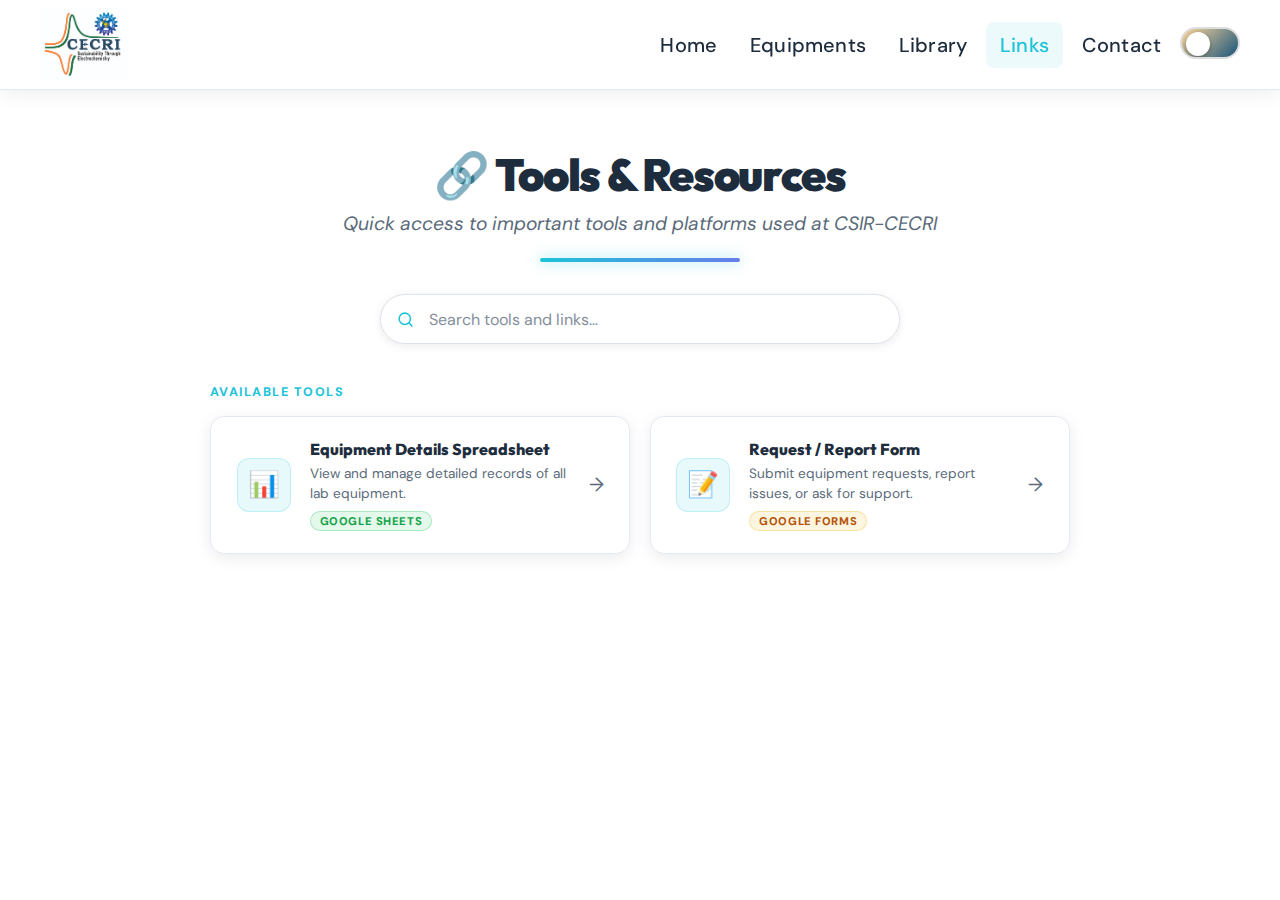
<file: links.html>
<!DOCTYPE html>
<html lang="en">
<head>
  <meta charset="UTF-8"/>
  <meta name="viewport" content="width=device-width, initial-scale=1"/>
  <title>Links – CSIR-CECRI</title>
  <script>
    (function() {
      try {
        var theme = localStorage.getItem('theme');
        if (theme === 'dark') document.documentElement.setAttribute('data-theme', 'dark');
      } catch(e) {}
    })();
  </script>
  <link rel="preconnect" href="https://fonts.googleapis.com"/>
  <link rel="preconnect" href="https://fonts.gstatic.com" crossorigin/>
  <link href="https://fonts.googleapis.com/css2?family=Outfit:wght@700;800;900&family=Syne:wght@400;600;700;800&family=DM+Sans:ital,opsz,wght@0,9..40,300;0,9..40,400;0,9..40,500;1,9..40,300&display=swap" rel="stylesheet"/>
  <link rel="stylesheet" href="https://cdnjs.cloudflare.com/ajax/libs/font-awesome/6.5.0/css/all.min.css"/>
  <style>
    :root {
      --nav-h: 90px;
      --bg-primary:    #ffffff;
      --bg-secondary:  #f4f7fb;
      --text-primary:  #1e2d3d;
      --text-secondary:#5a6a7a;
      --card-bg:       #ffffff;
      --card-shadow:   rgba(0,0,0,0.08);
      --nav-bg:        rgba(255,255,255,0.92);
      --nav-shadow:    rgba(0,0,0,0.08);
      --input-bg:      #ffffff;
      --input-border:  #dde3ec;
      --border-color:  #e4eaf2;
      --border-radius: 14px;
      --accent:        #1dc3d9;
      --accent-dark:   #0a8fa1;
    }
    [data-theme="dark"] {
      --bg-primary:    #0f1923;
      --bg-secondary:  #141f2e;
      --text-primary:  #e8edf2;
      --text-secondary:#8a9bb0;
      --card-bg:       #1a2a3a;
      --card-shadow:   rgba(0,0,0,0.4);
      --nav-bg:        rgba(20,31,46,0.95);
      --nav-shadow:    rgba(0,0,0,0.5);
      --input-bg:      #1a2a3a;
      --input-border:  #2a3d52;
      --border-color:  #243348;
    }

    *, *::before, *::after { margin:0; padding:0; box-sizing:border-box; }
    html { scroll-behavior:smooth; overflow-x:hidden; }
    body {
      font-family:'DM Sans',Arial,sans-serif;
      background-color:var(--bg-primary);
      color:var(--text-primary);
      transition:background 0.35s ease, color 0.35s ease;
      overflow-x:hidden;
    }

    /* ── NAV ── */
    .nav {
      position:fixed; width:100%; z-index:1000;
      background-color:var(--nav-bg);
      backdrop-filter:blur(14px); -webkit-backdrop-filter:blur(14px);
      box-shadow:0 2px 20px var(--nav-shadow);
      display:flex; align-items:center; justify-content:space-between;
      padding:0 40px; height:var(--nav-h);
      top:0; left:0;
      border-bottom:1px solid var(--border-color);
    }
    .logo img { max-width:100px; height:75px; display:block; border-radius:10px; }
    .nav_ele { display:flex; align-items:center; }
    .mini_nav { display:flex; align-items:center; gap:0.3rem; list-style:none; margin:0; padding:0; }
    .mini_nav li { list-style-type:none; color:var(--text-primary); font-family:'DM Sans',sans-serif; font-size:20px; font-weight:500; letter-spacing:0.01em; }
    .mini_nav a { color:var(--text-primary); text-decoration:none; display:inline-block; padding:10px 14px; border-radius:8px; transition:background 0.2s; }
    .mini_nav a:hover, .mini_nav a.active { background:rgba(29,195,217,0.08); }
    .mini_nav a:hover li, .mini_nav a.active li { color:var(--accent); }

    .theme-toggle {
      background:linear-gradient(135deg,#ffd89b 0%,#19547b 100%);
      border:2px solid #ddd; border-radius:50px;
      width:60px; height:32px; cursor:pointer;
      position:relative; transition:all 0.4s; padding:0; overflow:hidden; flex-shrink:0;
    }
    .theme-toggle:hover { box-shadow:0 0 15px rgba(102,126,234,0.6); transform:scale(1.05); }
    .theme-toggle i { position:absolute; top:50%; transform:translateY(-50%); font-size:0.9rem; transition:all 0.4s; z-index:1; }
    .theme-toggle i.fa-moon { left:10px; color:#ffd700; opacity:1; }
    .theme-toggle i.fa-sun  { right:10px; color:#fff; opacity:0; }
    [data-theme="dark"] .theme-toggle { background:linear-gradient(135deg,#667eea 0%,#764ba2 100%); border-color:#764ba2; }
    [data-theme="dark"] .theme-toggle i.fa-moon { opacity:0; left:-20px; }
    [data-theme="dark"] .theme-toggle i.fa-sun  { opacity:1; right:10px; color:#ffd700; }
    .theme-toggle::before {
      content:''; position:absolute; width:24px; height:24px; background:white;
      border-radius:50%; top:3px; left:4px;
      transition:all 0.4s cubic-bezier(0.68,-0.55,0.265,1.55);
      box-shadow:0 2px 5px rgba(0,0,0,0.3); z-index:2;
    }
    [data-theme="dark"] .theme-toggle::before { left:calc(100% - 28px); background:#2c3e50; }

    .hamburger { display:none; background:none; border:none; cursor:pointer; padding:10px; z-index:1001; }
    .hamburger span { display:block; width:28px; height:3px; background:var(--text-primary); position:relative; transition:all 0.3s; border-radius:2px; }
    .hamburger span::before, .hamburger span::after { content:''; position:absolute; width:28px; height:3px; background:var(--text-primary); transition:all 0.3s; border-radius:2px; }
    .hamburger span::before { top:-8px; }
    .hamburger span::after  { top:8px; }
    .hamburger.active span             { background:transparent; }
    .hamburger.active span::before     { top:0; transform:rotate(45deg); }
    .hamburger.active span::after      { top:0; transform:rotate(-45deg); }

    /* ── PAGE ── */
    .page {
      min-height:100vh;
      padding:calc(var(--nav-h) + 3.5rem) 2rem 4rem;
      background-image:
        radial-gradient(circle, rgba(29,195,217,0.13) 1px, transparent 1px),
        radial-gradient(ellipse 75% 55% at 15% 25%, rgba(29,195,217,0.11) 0%, transparent 60%),
        radial-gradient(ellipse 55% 50% at 85% 70%, rgba(102,126,234,0.09) 0%, transparent 55%),
        var(--bg-secondary);
      background-size: 34px 34px, auto, auto, auto;
    }

    .hero { text-align:center; margin-bottom:2.5rem; }
    .hero h1 {
      font-family:'Outfit','Syne',sans-serif;
      font-size:clamp(1.8rem,4vw,2.8rem); font-weight:900; letter-spacing:-0.03em;
      color:var(--text-primary); margin-bottom:0.5rem;
    }
    .hero p { font-style:italic; color:var(--text-secondary); font-size:clamp(1rem,2vw,1.2rem); margin-bottom:1.4rem; }
    .hero-divider {
      width:min(200px,60%); height:4px;
      background:linear-gradient(90deg,var(--accent),#667eea);
      border-radius:4px; margin:0 auto 2rem;
      box-shadow:0 0 14px rgba(29,195,217,0.5);
    }

    .search-wrap { max-width:520px; margin:0 auto 2.5rem; }
    .search-wrap input {
      width:100%; padding:0.82rem 2rem 0.82rem 3rem;
      border:1.5px solid var(--input-border); border-radius:50px;
      font-family:'DM Sans',sans-serif; font-size:1rem;
      background-color:var(--input-bg); color:var(--text-primary);
      outline:none; box-shadow:0 2px 10px var(--card-shadow);
      transition:border-color 0.3s, box-shadow 0.3s, background 0.35s;
      background-image:url("data:image/svg+xml,%3Csvg xmlns='http://www.w3.org/2000/svg' width='17' height='17' viewBox='0 0 24 24' fill='none' stroke='%231dc3d9' stroke-width='2.2' stroke-linecap='round' stroke-linejoin='round'%3E%3Ccircle cx='11' cy='11' r='8'/%3E%3Cpath d='m21 21-4.35-4.35'/%3E%3C/svg%3E");
      background-repeat:no-repeat; background-position:1rem center;
    }
    .search-wrap input::placeholder { color:var(--text-secondary); opacity:0.75; }
    .search-wrap input:focus { border-color:var(--accent); box-shadow:0 0 0 4px rgba(29,195,217,0.15); }

    .section-label {
      max-width:860px; margin:0 auto 1rem;
      font-size:0.78rem; font-weight:800; text-transform:uppercase; letter-spacing:0.12em; color:var(--accent);
    }

    .cards {
      display:grid; grid-template-columns:repeat(auto-fill, minmax(340px,1fr));
      gap:1.2rem; max-width:860px; margin:0 auto;
    }

    .link-card {
      background:var(--card-bg); border:1px solid var(--border-color);
      border-radius:var(--border-radius); padding:1.4rem 1.6rem;
      display:flex; align-items:center; gap:1.2rem;
      text-decoration:none; color:var(--text-primary);
      box-shadow:0 4px 16px var(--card-shadow);
      transition:transform 0.25s, box-shadow 0.25s, border-color 0.25s;
    }
    .link-card:hover {
      transform:translateY(-4px);
      box-shadow:0 12px 28px rgba(29,195,217,0.14), 0 4px 10px var(--card-shadow);
      border-color:rgba(29,195,217,0.3);
    }
    .card-icon {
      width:54px; height:54px; border-radius:12px;
      display:flex; align-items:center; justify-content:center; font-size:1.6rem; flex-shrink:0;
      background:rgba(29,195,217,0.1); border:1px solid rgba(29,195,217,0.2);
    }
    .card-body { flex:1; min-width:0; }
    .card-title { font-family:'Outfit',sans-serif; font-weight:800; font-size:1rem; margin-bottom:0.3rem; }
    .card-desc  { font-size:0.85rem; color:var(--text-secondary); line-height:1.5; }
    .card-tag {
      display:inline-block; margin-top:0.4rem;
      font-size:0.7rem; font-weight:800; padding:2px 9px; border-radius:20px;
      text-transform:uppercase; letter-spacing:0.05em;
    }
    .tag-sheets { background:rgba(34,197,94,0.12); color:#16a34a; border:1px solid rgba(34,197,94,0.3); }
    .tag-forms  { background:rgba(234,179,8,0.12);  color:#b45309; border:1px solid rgba(234,179,8,0.3); }
    [data-theme="dark"] .tag-sheets { background:rgba(34,197,94,0.18); color:#4ade80; border-color:rgba(34,197,94,0.35); }
    [data-theme="dark"] .tag-forms  { background:rgba(234,179,8,0.18); color:#fbbf24; border-color:rgba(234,179,8,0.35); }
    .card-arrow { font-size:1.2rem; color:var(--text-secondary); flex-shrink:0; transition:transform 0.2s,color 0.2s; }
    .link-card:hover .card-arrow { transform:translateX(4px); color:var(--accent); }

    .no-results {
      text-align:center; padding:3rem 1rem;
      background:var(--card-bg); border:1px solid var(--border-color);
      border-radius:var(--border-radius); max-width:860px; margin:0 auto; display:none;
    }
    .no-results h3 { font-size:1.1rem; margin-bottom:0.4rem; }
    .no-results p  { color:var(--text-secondary); font-size:0.9rem; }

    /* ── RESPONSIVE ── */
    @media (max-width:768px) {
      .hamburger { display:block; }
      .nav_ele {
        position:fixed; top:var(--nav-h); right:0;
        width:260px; height:calc(100vh - var(--nav-h));
        background-color:rgba(10,20,35,0.95);
        backdrop-filter:blur(12px); -webkit-backdrop-filter:blur(12px);
        flex-direction:column; justify-content:flex-start; align-items:flex-start;
        transform:translateX(100%); transition:transform 0.3s;
        overflow-y:auto; border-left:1px solid rgba(29,195,217,0.15);
      }
      .nav_ele.open { transform:translateX(0); }
      .mini_nav { flex-direction:column; width:100%; gap:0; align-items:flex-start; }
      .mini_nav a { color:white; padding:16px 22px; width:100%; display:block; border-radius:0; border-bottom:1px solid rgba(255,255,255,0.06); }
      .mini_nav li { color:white; font-size:16px; }
      .theme-toggle { margin:16px 22px; }
      .nav { padding:0 20px; }
      .cards { grid-template-columns:1fr; }
      .page { padding:calc(var(--nav-h) + 2rem) 1.2rem 3rem; }
    }
    @media (max-width:480px) {
      :root { --nav-h:70px; }
      .nav { height:70px; padding:0 15px; }
      .logo img { max-width:75px; height:42px; }
      .link-card { padding:1rem 1.1rem; gap:0.9rem; }
      .card-icon { width:46px; height:46px; font-size:1.3rem; }
    }
    @media (max-width:360px) {
      :root { --nav-h:65px; }
      .nav { height:65px; padding:0 12px; }
      .logo img { max-width:65px; height:38px; }
    }
  </style>
</head>
<body>

<div class="nav">
  <div class="logo">
    <img src="assets/images/logo.jpeg" alt="CECRI Logo"/>
  </div>
  <div class="hamburger" onclick="toggleMenu(event)"><span></span></div>
  <div class="nav_ele" id="navMenu">
    <ul class="mini_nav">
      <a href="index.html"><li>Home</li></a>
      <a href="index.html#catalog"><li>Equipments</li></a>
      <a href="library.html"><li>Library</li></a>
      <a href="links.html" class="active"><li>Links</li></a>
      <a href="index.html#contact"><li>Contact</li></a>
      <li>
        <button class="theme-toggle" onclick="toggleTheme()" id="themeToggle">
          <i class="fas fa-moon" id="themeIcon"></i>
        </button>
      </li>
    </ul>
  </div>
</div>

<div class="page">
  <div class="hero">
    <h1>🔗 Tools &amp; Resources</h1>
    <p>Quick access to important tools and platforms used at CSIR-CECRI</p>
    <div class="hero-divider"></div>
    <div class="search-wrap">
      <input type="text" id="searchInput" placeholder="Search tools and links…"/>
    </div>
  </div>

  <div class="section-label">Available Tools</div>

  <div class="cards" id="cardGrid">
    <a class="link-card" href="https://docs.google.com/spreadsheets/d/1wn53FFtTnx3OgEzzARLOhA33nkb_SIr8if6iR4QiczA/edit?usp=sharing" target="_blank" rel="noopener" data-name="equipment details spreadsheet google sheets data">
      <div class="card-icon">📊</div>
      <div class="card-body">
        <div class="card-title">Equipment Details Spreadsheet</div>
        <div class="card-desc">View and manage detailed records of all lab equipment.</div>
        <span class="card-tag tag-sheets">Google Sheets</span>
      </div>
      <span class="card-arrow">→</span>
    </a>

    <a class="link-card" href="https://forms.gle/323K8Psx8jykNyKg9" target="_blank" rel="noopener" data-name="request report issue support google form">
      <div class="card-icon">📝</div>
      <div class="card-body">
        <div class="card-title">Request / Report Form</div>
        <div class="card-desc">Submit equipment requests, report issues, or ask for support.</div>
        <span class="card-tag tag-forms">Google Forms</span>
      </div>
      <span class="card-arrow">→</span>
    </a>
  </div>

  <div class="no-results" id="noResults">
    <h3>No links found</h3>
    <p>Try adjusting your search terms</p>
  </div>
</div>

<script>
  function toggleMenu(event) {
    event.stopPropagation();
    document.getElementById('navMenu').classList.toggle('open');
    document.querySelector('.hamburger').classList.toggle('active');
  }
  document.querySelectorAll('.mini_nav a').forEach(function(link) {
    link.addEventListener('click', function() {
      document.getElementById('navMenu').classList.remove('open');
      document.querySelector('.hamburger').classList.remove('active');
    });
  });
  document.addEventListener('click', function(event) {
    const navMenu = document.getElementById('navMenu');
    const hamburger = document.querySelector('.hamburger');
    if (navMenu.classList.contains('open') && !navMenu.contains(event.target) && !hamburger.contains(event.target)) {
      navMenu.classList.remove('open');
      hamburger.classList.remove('active');
    }
  });
  window.addEventListener('resize', function() {
    if (window.innerWidth > 768) {
      document.getElementById('navMenu').classList.remove('open');
      document.querySelector('.hamburger').classList.remove('active');
    }
  });

  function toggleTheme() {
    const html = document.documentElement;
    const icon = document.getElementById('themeIcon');
    const isDark = html.getAttribute('data-theme') === 'dark';
    if (isDark) {
      html.removeAttribute('data-theme');
      if (icon) icon.className = 'fas fa-moon';
      localStorage.setItem('theme', 'light');
    } else {
      html.setAttribute('data-theme', 'dark');
      if (icon) icon.className = 'fas fa-sun';
      localStorage.setItem('theme', 'dark');
    }
  }
  document.addEventListener('DOMContentLoaded', function() {
    const icon = document.getElementById('themeIcon');
    if (localStorage.getItem('theme') === 'dark') { if (icon) icon.className = 'fas fa-sun'; }
    else { if (icon) icon.className = 'fas fa-moon'; }
  });

  const searchInput = document.getElementById('searchInput');
  const cards = document.querySelectorAll('.link-card');
  const noResults = document.getElementById('noResults');
  const cardGrid  = document.getElementById('cardGrid');
  searchInput.addEventListener('input', function() {
    const q = this.value.toLowerCase().trim();
    let visible = 0;
    cards.forEach(function(card) {
      const match = (card.dataset.name + ' ' + card.innerText).toLowerCase().includes(q);
      card.style.display = match ? '' : 'none';
      if (match) visible++;
    });
    const empty = visible === 0 && q !== '';
    noResults.style.display = empty ? 'block' : 'none';
    cardGrid.style.display  = empty ? 'none'  : 'grid';
  });
</script>
</body>
</html>
</file>
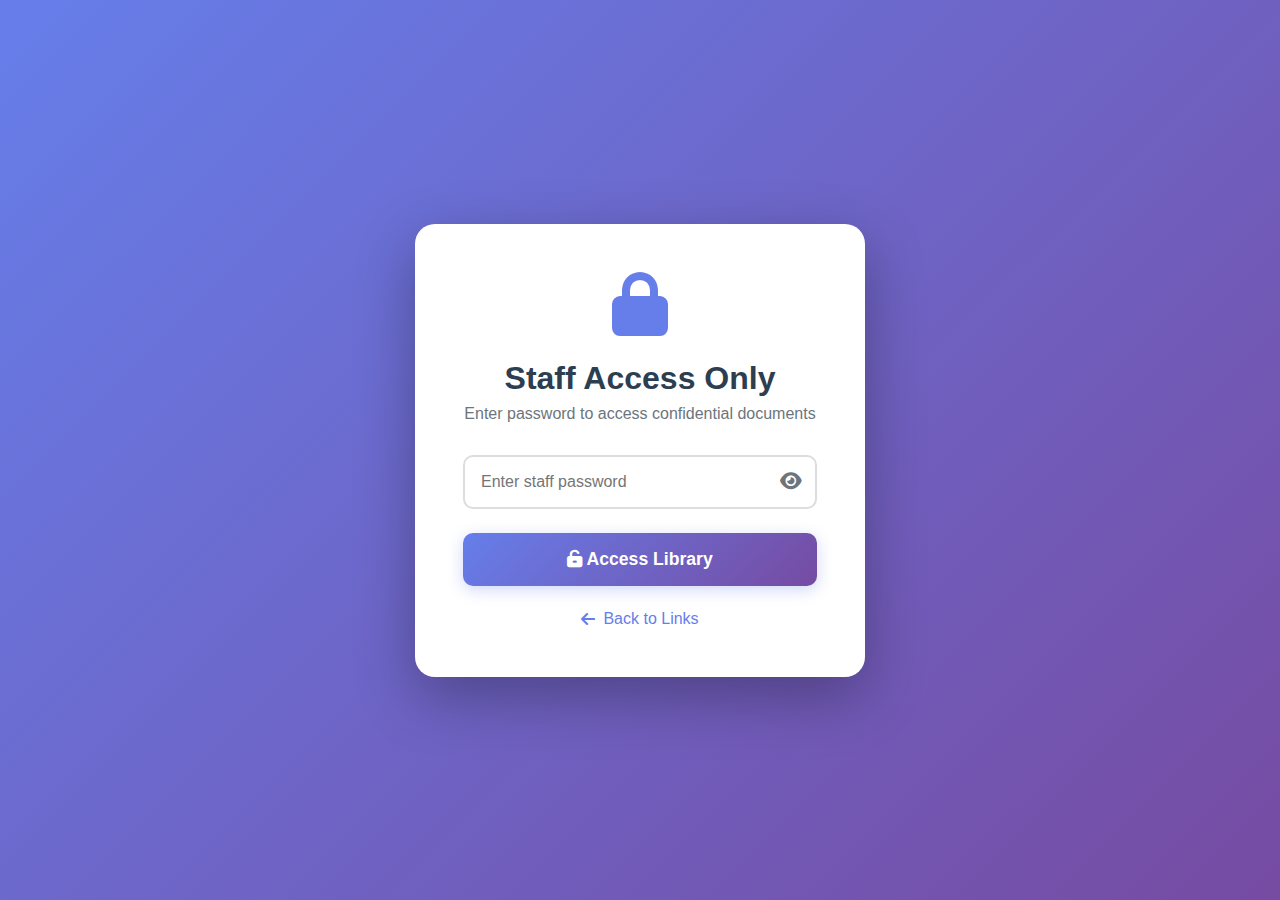
<file: staff-library.html>
<!DOCTYPE html>
<html lang="en">
<head>
  <meta charset="UTF-8">
  <meta name="viewport" content="width=device-width, initial-scale=1.0">
  <title>Staff Document Library - Access Required</title>
  <link rel="stylesheet" href="https://cdnjs.cloudflare.com/ajax/libs/font-awesome/6.5.0/css/all.min.css" />
  <style>
    :root {
      --primary-gradient: linear-gradient(135deg, #667eea 0%, #764ba2 100%);
      --bg-light: #f8f9fa;
      --text-dark: #2c3e50;
      --text-muted: #6c757d;
      --shadow: 0 4px 12px rgba(0, 0, 0, 0.1);
      --shadow-hover: 0 8px 20px rgba(0, 0, 0, 0.15);
    }

    * {
      margin: 0;
      padding: 0;
      box-sizing: border-box;
    }

    body {
      font-family: 'Segoe UI', Tahoma, Geneva, Verdana, sans-serif;
      background: var(--primary-gradient);
      min-height: 100vh;
      display: flex;
      align-items: center;
      justify-content: center;
    }

    /* ========== AUTH SCREEN ========== */
    .auth-container {
      background: white;
      padding: 3rem;
      border-radius: 20px;
      box-shadow: 0 20px 60px rgba(0, 0, 0, 0.3);
      max-width: 450px;
      width: 100%;
      text-align: center;
    }

    .auth-container.hidden {
      display: none;
    }

    .lock-icon {
      font-size: 4rem;
      color: #667eea;
      margin-bottom: 1.5rem;
      animation: pulse 2s ease-in-out infinite;
    }

    @keyframes pulse {
      0%, 100% { transform: scale(1); }
      50% { transform: scale(1.05); }
    }

    h1 {
      font-size: 2rem;
      margin-bottom: 0.5rem;
      color: var(--text-dark);
    }

    .subtitle {
      color: var(--text-muted);
      margin-bottom: 2rem;
      font-size: 1rem;
    }

    .input-group {
      position: relative;
      margin-bottom: 1.5rem;
    }

    .input-group input {
      width: 100%;
      padding: 1rem 3rem 1rem 1rem;
      font-size: 1rem;
      border: 2px solid #ddd;
      border-radius: 10px;
      outline: none;
      transition: border-color 0.3s;
    }

    .input-group input:focus {
      border-color: #667eea;
      box-shadow: 0 0 0 3px rgba(102, 126, 234, 0.1);
    }

    .toggle-password {
      position: absolute;
      right: 15px;
      top: 50%;
      transform: translateY(-50%);
      cursor: pointer;
      color: var(--text-muted);
      font-size: 1.2rem;
      transition: color 0.3s;
    }

    .toggle-password:hover {
      color: #667eea;
    }

    .access-btn {
      width: 100%;
      padding: 1rem;
      background: var(--primary-gradient);
      color: white;
      border: none;
      border-radius: 10px;
      font-size: 1.1rem;
      font-weight: 600;
      cursor: pointer;
      transition: all 0.3s;
      box-shadow: 0 4px 15px rgba(102, 126, 234, 0.3);
    }

    .access-btn:hover {
      transform: translateY(-2px);
      box-shadow: 0 6px 20px rgba(102, 126, 234, 0.4);
    }

    .error-message {
      color: #dc3545;
      font-size: 0.9rem;
      margin-top: 1rem;
      display: none;
      background: #fee;
      padding: 0.8rem;
      border-radius: 8px;
      border-left: 4px solid #dc3545;
    }

    .error-message.show {
      display: block;
      animation: shake 0.5s;
    }

    @keyframes shake {
      0%, 100% { transform: translateX(0); }
      25% { transform: translateX(-10px); }
      75% { transform: translateX(10px); }
    }

    .back-link {
      margin-top: 1.5rem;
      display: inline-flex;
      align-items: center;
      gap: 0.5rem;
      color: #667eea;
      text-decoration: none;
      font-weight: 500;
      transition: gap 0.3s;
    }

    .back-link:hover {
      gap: 0.8rem;
    }

    /* ========== LIBRARY CONTENT ========== */
    .library-content {
      display: none;
      background: var(--bg-light);
      min-height: 100vh;
      width: 100%;
    }

    .library-content.show {
      display: block;
    }

.library-header {
  background: var(--primary-gradient);
  color: white;
  padding: 1.5rem 2rem; /* Reduced from 2.5rem */
  text-align: center;
  position: relative;
  box-shadow: 0 4px 20px rgba(0, 0, 0, 0.2);
}

.library-header h1 {
  font-size: 1.6rem; /* Reduced from 2rem */
  color: #ffffff !important;
  margin-bottom: 0.3rem; /* Reduced from 0.5rem */
  font-weight: 700;
  -webkit-text-fill-color: white;
}

.library-header p {
  opacity: 0.95;
  font-size: 0.95rem; /* Reduced from 1.05rem */
  color: #ffffff !important;
  -webkit-text-fill-color: white;
}

/* Emoji size */
.library-header > div {
  font-size: 2rem !important; /* Reduced from 2.5rem */
  margin-bottom: 0.3rem !important; /* Reduced from 0.5rem */
}

.library-container {
  max-width: 1200px;
  margin: 0 auto;
  padding: 1.5rem 2rem; /* Reduced from 2rem */
}

.search-box {
  max-width: 600px;
  margin: 0 auto 1.5rem; /* Reduced from 2rem */
}

    .logout-btn {
      position: absolute;
      top: 20px;
      right: 20px;
      padding: 0.7rem 1.3rem;
      background: rgba(255, 255, 255, 0.2);
      color: white;
      border: 2px solid white;
      border-radius: 25px;
      cursor: pointer;
      font-weight: 600;
      transition: all 0.3s;
      font-size: 0.9rem;
      display: flex;
      align-items: center;
      gap: 0.5rem;
      backdrop-filter: blur(10px);
    }

    .logout-btn:hover {
      background: white;
      color: #667eea;
      transform: translateY(-2px);
    }

    .search-box input {
      width: 100%;
      padding: 1rem 1rem 1rem 3rem;
      border: 2px solid #ddd;
      border-radius: 50px;
      font-size: 1rem;
      outline: none;
      background: white url("data:image/svg+xml,%3Csvg xmlns='http://www.w3.org/2000/svg' width='20' height='20' viewBox='0 0 24 24' fill='none' stroke='%23667eea' stroke-width='2' stroke-linecap='round' stroke-linejoin='round'%3E%3Ccircle cx='11' cy='11' r='8'/%3E%3Cpath d='m21 21-4.35-4.35'/%3E%3C/svg%3E") no-repeat 1rem center;
      transition: all 0.3s;
    }

    .search-box input:focus {
      border-color: #667eea;
      box-shadow: 0 0 0 3px rgba(102, 126, 234, 0.1);
    }

    .documents-grid {
      display: grid;
      grid-template-columns: repeat(auto-fill, minmax(300px, 1fr));
      gap: 1.5rem;
    }

    .doc-card {
      background: white;
      border-radius: 15px;
      padding: 1.5rem;
      box-shadow: var(--shadow);
      transition: all 0.3s;
      border: 1px solid #e9ecef;
      display: flex;
      flex-direction: column;
    }

    .doc-card:hover {
      transform: translateY(-5px);
      box-shadow: var(--shadow-hover);
      border-color: #667eea;
    }

    .doc-icon {
      font-size: 2.5rem;
      margin-bottom: 1rem;
    }

    .doc-card h3 {
      color: var(--text-dark);
      margin-bottom: 0.5rem;
      font-size: 1.1rem;
      display: flex;
      align-items: flex-start;
      gap: 0.5rem;
    }

    .doc-card p {
      color: var(--text-muted);
      font-size: 0.9rem;
      margin-bottom: 0.5rem;
      flex: 1;
    }

    .doc-meta {
      display: flex;
      align-items: center;
      gap: 0.5rem;
      color: var(--text-muted);
      font-size: 0.85rem;
      margin-bottom: 1rem;
      padding-top: 0.5rem;
      border-top: 1px solid #e9ecef;
    }

    .doc-download {
      display: inline-flex;
      align-items: center;
      justify-content: center;
      gap: 0.5rem;
      padding: 0.7rem 1.3rem;
      background: var(--primary-gradient);
      color: white;
      text-decoration: none;
      border-radius: 8px;
      font-weight: 600;
      font-size: 0.9rem;
      transition: all 0.3s;
      margin-top: auto;
    }

    .doc-download:hover {
      transform: translateY(-2px);
      box-shadow: 0 4px 12px rgba(102, 126, 234, 0.4);
    }

    .no-results {
      text-align: center;
      padding: 3rem;
      background: white;
      border-radius: 15px;
      display: none;
    }

    .no-results.show {
      display: block;
    }

    .no-results i {
      font-size: 3rem;
      color: var(--text-muted);
      margin-bottom: 1rem;
    }

    /* ========== MOBILE RESPONSIVE ========== */
    @media (max-width: 768px) {
      body {
        padding: 0;
        align-items: flex-start;
      }

      .auth-container {
        padding: 2rem 1.5rem;
        border-radius: 0;
        min-height: 100vh;
        display: flex;
        flex-direction: column;
        justify-content: center;
      }

      .lock-icon {
        font-size: 3rem;
      }

      h1 {
        font-size: 1.6rem;
      }

      .library-header {
       padding: 1.2rem 1rem;
      }

      .library-header h1 {
    font-size: 1.3rem;
    padding-right: 60px;
      }

      .library-header p {
        font-size: 0.85rem;
      }

      .logout-btn {
        top: 15px;
        right: 15px;
        padding: 0.6rem;
        width: 40px;
        height: 40px;
        border-radius: 50%;
        justify-content: center;
        font-size: 1rem;
      }

      .logout-text {
        display: none;
      }

      .library-container {
        padding: 1.5rem 1rem;
      }

      .search-box {
        margin-bottom: 1.5rem;
      }

      .search-box input {
        font-size: 0.95rem;
        padding: 0.9rem 0.9rem 0.9rem 2.8rem;
        background-position: 0.8rem center;
      }

      .documents-grid {
        grid-template-columns: 1fr;
        gap: 1rem;
      }

      .doc-card {
        padding: 1.2rem;
      }

      .doc-icon {
        font-size: 2rem;
        margin-bottom: 0.7rem;
      }

      .doc-card h3 {
        font-size: 1rem;
      }

      .doc-card p {
        font-size: 0.85rem;
      }

      .doc-download {
        width: 100%;
        padding: 0.8rem;
      }

        .library-header > div {
    font-size: 1.8rem !important;
    margin-bottom: 0.2rem !important;
  }

  .library-container {
    padding: 1rem;
  }
    }

    @media (max-width: 480px) {
      .auth-container {
        padding: 1.5rem 1rem;
      }

      .lock-icon {
        font-size: 2.5rem;
      }

      h1 {
        font-size: 1.4rem;
      }

      .subtitle {
        font-size: 0.9rem;
      }

      .input-group input {
        padding: 0.9rem 2.5rem 0.9rem 0.9rem;
        font-size: 0.95rem;
      }

      .library-header {
        padding: 1.2rem 1rem 3.5rem;
      }

      .library-header h1 {
        font-size: 1.3rem;
      }

      .logout-btn {
        width: 38px;
        height: 38px;
        top: 12px;
        right: 12px;
        font-size: 0.95rem;
      }

      .library-container {
        padding: 1rem 0.8rem;
      }
    }
  </style>
</head>
<body>
  <!-- Password Authentication Screen -->
  <div class="auth-container" id="authContainer">
    <i class="fas fa-lock lock-icon"></i>
    <h1>Staff Access Only</h1>
    <p class="subtitle">Enter password to access confidential documents</p>
    
    <div class="input-group">
      <input 
        type="password" 
        id="passwordInput" 
        placeholder="Enter staff password"
        autocomplete="off"
      />
      <i class="fas fa-eye toggle-password" id="togglePassword"></i>
    </div>
    
    <button class="access-btn" onclick="checkPassword()">
      <i class="fas fa-unlock-alt"></i> Access Library
    </button>
    
    <p class="error-message" id="errorMessage">
      <i class="fas fa-exclamation-circle"></i> Incorrect password. Please try again.
    </p>
    
    <a href="links.html" class="back-link">
      <i class="fas fa-arrow-left"></i> <span>Back to Links</span>
    </a>
  </div>

  <!-- Staff Library Content -->
  <div class="library-content" id="libraryContent">
<div class="library-header">
  <button class="logout-btn" onclick="logout()">
    <i class="fas fa-sign-out-alt"></i>
    <span class="logout-text">Logout</span>
  </button>
  <h1>Staff Document Library</h1>
  <p>Confidential Documents & Internal Notings</p>
</div>

    <div class="library-container">
      <div class="search-box">
        <input type="text" id="searchInput" placeholder="Search documents...">
      </div>

      <div class="documents-grid" id="documentsGrid">
        <!-- Staff Documents -->
        <div class="doc-card" data-search="staff meeting minutes january 2024 notes action items">
          <div class="doc-icon">📄</div>
          <h3>Staff Meeting Minutes - Jan 2024</h3>
          <p>Internal meeting notes and action items</p>
          <div class="doc-meta">
            <i class="far fa-calendar"></i>
            <span>January 15, 2024</span>
          </div>
          <a href="staff-docs/meeting-minutes-jan.pdf" class="doc-download" target="_blank">
            <i class="fas fa-download"></i> Download
          </a>
        </div>

        <div class="doc-card" data-search="budget report quarterly financial q4 projections">
          <div class="doc-icon">📊</div>
          <h3>Budget Report Q4</h3>
          <p>Quarterly financial report and projections</p>
          <div class="doc-meta">
            <i class="far fa-calendar"></i>
            <span>December 30, 2023</span>
          </div>
          <a href="staff-docs/budget-q4.pdf" class="doc-download" target="_blank">
            <i class="fas fa-download"></i> Download
          </a>
        </div>

        <div class="doc-card" data-search="security guidelines protocols procedures internal">
          <div class="doc-icon">🔐</div>
          <h3>Security Guidelines</h3>
          <p>Internal security protocols and procedures</p>
          <div class="doc-meta">
            <i class="far fa-calendar"></i>
            <span>November 20, 2023</span>
          </div>
          <a href="staff-docs/security-guidelines.pdf" class="doc-download" target="_blank">
            <i class="fas fa-download"></i> Download
          </a>
        </div>

        <div class="doc-card" data-search="hr policy updates human resources staff guidelines">
          <div class="doc-icon">👥</div>
          <h3>HR Policy Updates</h3>
          <p>Latest HR policies and staff guidelines</p>
          <div class="doc-meta">
            <i class="far fa-calendar"></i>
            <span>October 10, 2023</span>
          </div>
          <a href="staff-docs/hr-policy.pdf" class="doc-download" target="_blank">
            <i class="fas fa-download"></i> Download
          </a>
        </div>

        <div class="doc-card" data-search="annual report yearly summary statistics">
          <div class="doc-icon">📈</div>
          <h3>Annual Report 2023</h3>
          <p>Complete yearly performance summary and statistics</p>
          <div class="doc-meta">
            <i class="far fa-calendar"></i>
            <span>December 15, 2023</span>
          </div>
          <a href="staff-docs/annual-report.pdf" class="doc-download" target="_blank">
            <i class="fas fa-download"></i> Download
          </a>
        </div>

        <div class="doc-card" data-search="training schedule workshop sessions staff development">
          <div class="doc-icon">🎓</div>
          <h3>Training Schedule 2024</h3>
          <p>Upcoming training sessions and workshops</p>
          <div class="doc-meta">
            <i class="far fa-calendar"></i>
            <span>January 5, 2024</span>
          </div>
          <a href="staff-docs/training-schedule.pdf" class="doc-download" target="_blank">
            <i class="fas fa-download"></i> Download
          </a>
        </div>
      </div>

      <div class="no-results" id="noResults">
        <i class="fas fa-search"></i>
        <h3>No documents found</h3>
        <p>Try adjusting your search terms</p>
      </div>
    </div>
  </div>

  <script>
    // HARDCODED PASSWORD
    const STAFF_PASSWORD = "cecri2024";
    const SESSION_KEY = "staffAccess";

    // Check if already logged in
    window.addEventListener('DOMContentLoaded', () => {
      const isLoggedIn = sessionStorage.getItem(SESSION_KEY);
      if (isLoggedIn === "true") {
        showLibrary();
      }
    });

    // Toggle password visibility
    document.getElementById('togglePassword').addEventListener('click', function() {
      const passwordInput = document.getElementById('passwordInput');
      const type = passwordInput.type === 'password' ? 'text' : 'password';
      passwordInput.type = type;
      this.classList.toggle('fa-eye');
      this.classList.toggle('fa-eye-slash');
    });

    // Enter key submit
    document.getElementById('passwordInput').addEventListener('keypress', function(e) {
      if (e.key === 'Enter') checkPassword();
    });

    // Check password
    function checkPassword() {
      const input = document.getElementById('passwordInput').value;
      const errorMessage = document.getElementById('errorMessage');
      
      if (input === STAFF_PASSWORD) {
        sessionStorage.setItem(SESSION_KEY, "true");
        showLibrary();
      } else {
        errorMessage.classList.add('show');
        document.getElementById('passwordInput').value = '';
        document.getElementById('passwordInput').focus();
        setTimeout(() => errorMessage.classList.remove('show'), 3000);
      }
    }

    // Show library
    function showLibrary() {
      document.getElementById('authContainer').classList.add('hidden');
      document.getElementById('libraryContent').classList.add('show');
      document.body.style.background = '#f8f9fa';
      document.body.style.display = 'block';
      document.body.style.alignItems = 'flex-start';
    }

    // Logout
    function logout() {
      if (confirm('Are you sure you want to logout?')) {
        sessionStorage.removeItem(SESSION_KEY);
        location.reload();
      }
    }

    // Search functionality
    const searchInput = document.getElementById('searchInput');
    const docCards = document.querySelectorAll('.doc-card');
    const noResults = document.getElementById('noResults');
    const documentsGrid = document.getElementById('documentsGrid');

    if (searchInput) {
      searchInput.addEventListener('input', function() {
        const query = this.value.toLowerCase().trim();
        let visibleCount = 0;

        docCards.forEach(card => {
          const searchText = (card.dataset.search + ' ' + card.textContent).toLowerCase();
          const matches = searchText.includes(query);
          card.style.display = matches ? '' : 'none';
          if (matches) visibleCount++;
        });

        const shouldShowNoResults = visibleCount === 0 && query !== '';
        noResults.classList.toggle('show', shouldShowNoResults);
        documentsGrid.style.display = shouldShowNoResults ? 'none' : 'grid';
      });
    }

    // Prevent back button after logout
    window.addEventListener('pageshow', function(event) {
      if (event.persisted) {
        const isLoggedIn = sessionStorage.getItem(SESSION_KEY);
        if (!isLoggedIn) location.reload();
      }
    });
  </script>
</body>
</html>
</file>
<file: styles/style.css>
:root {
  --bg-primary: #ffffff;
  --bg-secondary: #f8f9fa;
  --text-primary: #2c3e50;
  --text-secondary: #6c757d;
  --card-bg: #ffffff;
  --card-shadow: rgba(0, 0, 0, 0.1);
  --nav-bg: #ffffff;
  --nav-shadow: rgba(0, 0, 0, 0.1);
  --input-bg: #ffffff;
  --input-border: #ddd;
  --button-primary: linear-gradient(135deg, #667eea 0%, #764ba2 100%);
  --button-secondary: #6c757d;
  --footer-bg: #2c3e50;
  --footer-text: #ecf0f1;
  --border-color: #e9ecef;
}

[data-theme="dark"] {
  --bg-primary: #1a1a2e;
  --bg-secondary: #16213e;
  --text-primary: #eaeaea;
  --text-secondary: #b0b0b0;
  --card-bg: #0f3460;
  --card-shadow: rgba(0, 0, 0, 0.5);
  --nav-bg: #16213e;
  --nav-shadow: rgba(0, 0, 0, 0.5);
  --input-bg: #16213e;
  --input-border: #2c3e50;
  --button-primary: linear-gradient(135deg, #667eea 0%, #764ba2 100%);
  --button-secondary: #4a5568;
  --footer-bg: #0f1419;
  --footer-text: #eaeaea;
  --border-color: #2c3e50;
}

html {
scroll-behavior: smooth;
scroll-padding-top: 90px;
}

/* ===== IMPROVED THEME TOGGLE ===== */
.theme-toggle {
  background: linear-gradient(135deg, #ffd89b 0%, #19547b 100%);
  border: 2px solid #ddd;
  border-radius: 50px;
  width: 60px;
  height: 32px;
  cursor: pointer;
  position: relative;
  transition: all 0.4s ease;
  padding: 0;
  overflow: hidden;
}

.theme-toggle:hover {
  box-shadow: 0 0 15px rgba(102, 126, 234, 0.6);
  transform: scale(1.05);
}

.theme-toggle i {
  position: absolute;
  top: 50%;
  transform: translateY(-50%);
  font-size: 0.9rem;
  transition: all 0.4s ease;
  z-index: 1;
}

.theme-toggle i.fa-moon {
  left: 10px;
  color: #ffd700;
  opacity: 1;
}

.theme-toggle i.fa-sun {
  right: 10px;
  color: #fff;
  opacity: 0;
}

[data-theme="dark"] .theme-toggle {
  background: linear-gradient(135deg, #667eea 0%, #764ba2 100%);
  border-color: #764ba2;
}

[data-theme="dark"] .theme-toggle i.fa-moon {
  opacity: 0;
  left: -20px;
}

[data-theme="dark"] .theme-toggle i.fa-sun {
  opacity: 1;
  right: 10px;
  color: #ffd700;
}

.theme-toggle::before {
  content: '';
  position: absolute;
  width: 24px;
  height: 24px;
  background: white;
  border-radius: 50%;
  top: 3px;
  left: 4px;
  transition: all 0.4s cubic-bezier(0.68, -0.55, 0.265, 1.55);
  box-shadow: 0 2px 5px rgba(0,0,0,0.3);
  z-index: 2;
}

[data-theme="dark"] .theme-toggle::before {
  left: calc(100% - 28px);
  background: #2c3e50;
}

/* ===== General Reset & Font ===== */
* {
  margin: 0;
  padding: 0;
  box-sizing: border-box;
  text-decoration: none;
  border: none;
  outline: none;
  font-family: 'Segoe UI', sans-serif;
  scroll-behavior: smooth;
}

/* ===== Body & Layout ===== */
html {
  scroll-padding-top: 12vh;
}

body {
  background-color: var(--bg-primary);
  color: var(--text-primary);
  transition: background 0.3s ease, color 0.3s ease;
  padding-top: 0;
  overflow-x: hidden;
}

/* ============NAV=============== */
.nav {
  position: fixed;
  width: 100%;
  z-index: 1000;
  background-color: var(--nav-bg);
  box-shadow: 10px 10px 15px var(--nav-shadow);
  display: flex;
  align-items: center;
  justify-content: space-between;
  padding: 20px 40px;
  height: 12vh;
  font-size: 30px;
  opacity: 95%;
  top: 0;
  left: 0;
}

.mini_nav li {
  list-style-type: none;
  padding: 0;
  color: var(--text-primary);
  font-family: 'Lucida Sans', 'Lucida Sans Regular', 'Lucida Grande', 'Lucida Sans Unicode', Geneva, Verdana, sans-serif;
  font-size: 20px;
}

.mini_nav a:hover li {
  color: #1dc3d9;
  transition: color 0.3s ease;
}

.nav_ele {
  display: flex;
  align-items: center;
}

.mini_nav {
  display: flex;
  margin-top: 0;
  margin-left: 0;
  justify-content: space-between;
  align-items: center;
  gap: 1rem;
}

.logo img {
  max-width: 90px;
  height: 50px;
  display: block;
  margin-left: 20px;
  border-radius: 10px;
}

.mini_nav a {
  color: var(--text-primary);
  text-decoration: none;
  position: relative;
  display: inline-block;
  padding: 10px 20px;
}

.mini_nav a:last-child {
  margin-right: 0;
}

.mini_nav a.active {
  color: rgba(20, 38, 96, 0.847);
}

.mini_nav a.active::after {
  content: "";
  position: absolute;
  bottom: 0;
  left: 10%;
  right: 10%;
  width: auto;
  height: 2px;
  background-color: rgba(255, 255, 255, 0.8);
}

/* ===== IMPROVED HAMBURGER MENU ===== */
.hamburger {
  display: none;
  background: none;
  border: none;
  cursor: pointer;
  padding: 10px;
  z-index: 1001;
}

.hamburger span {
  display: block;
  width: 30px;
  height: 3px;
  background: var(--text-primary);
  position: relative;
  transition: all 0.3s ease;
}

.hamburger span::before,
.hamburger span::after {
  content: '';
  position: absolute;
  width: 30px;
  height: 3px;
  background: var(--text-primary);
  transition: all 0.3s ease;
}

.hamburger span::before {
  top: -8px;
}

.hamburger span::after {
  top: 8px;
}

.hamburger.active span {
  background: transparent;
}

.hamburger.active span::before {
  top: 0;
  transform: rotate(45deg);
}

.hamburger.active span::after {
  top: 0;
  transform: rotate(-45deg);
}

/* ============ Home Page ================ */
.home {
  min-height: 100vh;
  display: flex;
  flex-direction: column;
  align-items: center;
  padding: 1rem;
  box-sizing: border-box;
  gap: 2rem;
  background: var(--bg-secondary);
  
}

.heading {
  text-align: center;
  font-family: 'Trebuchet MS', 'Lucida Sans Unicode', 'Lucida Grande', 'Lucida Sans', Arial, sans-serif;
  font-size: 1.8rem;
  color: var(--text-primary);
  line-height: 1.4;
  margin-top: 9rem;
  padding: 0 1rem;
}

.text {
  font-size: 2.125rem;
  font-family: 'Gill Sans', Calibri, 'Trebuchet MS', sans-serif;
  max-width: 80%;
  text-align: justify;
  color: var(--text-secondary);
}

.details {
  margin-top: 1px;
  width: 100%;
}

.firstline,
.secondline {
  font-size: 2.125rem;
  overflow: hidden;
  white-space: nowrap;
  display: inline-block;
  width: 0;
}

.firstline {
  animation: typing 2s forwards;
}

.secondline {
  animation: typing 4s forwards;
  animation-delay: 2s;
}

.features {
  font-size: 1.5rem;
  justify-content: center;
  align-items: center;
}

.text-center {
  font-size: 1.5rem;
  justify-content: center;
  align-items: center;
}

@keyframes typing {
  from {
    width: 0;
  }
  to {
    width: 100%;
  }
}

  /* ===== Search Bar ===== */
.search-container {

    display: flex;
    justify-content: center;
    margin: 0rem 2rem 0 3rem;
  
    width: 100% ;
    
  }
  
  #search-input {
    background-color: var(--input-bg);
    color: var(--text-primary);
    border: 1px solid var(--input-border);
    width: 100%;
    max-width: 500px;
    padding: 0.7rem 1rem;
    font-size: 1rem;
    border-radius: 10px;
    box-shadow: var(--shadow);
    transition: border 0.3s ease, box-shadow 0.3s ease;
  }
  
  #search-input:focus {
    outline: none;
    border-color: #0d6efd;
    box-shadow: 0 0 0 3px rgba(13, 110, 253, 0.2);
  }
  

  /* ===== Catalog Section ===== */
 .catalog {
  min-height: 100vh; /* Ensure it fills at least the entire screen */
  padding: 2rem 2rem 4rem 2rem; /* top right bottom left */
  display: flex;
  flex-wrap: wrap;
  gap: 4.5rem;
  justify-content: center;
  align-items: flex-start;
  box-sizing: border-box;
  background: var(--bg-primary);
}

  /* ===== Equipment Card ===== */
  .card {
     background-color: var(--card-bg);
     box-shadow: 0 4px 12px var(--card-shadow);
     border: 1px solid var(--border-color);
     border-radius: var(--border-radius);
     overflow: hidden;
     transition: transform 0.3s ease, box-shadow 0.3s ease;
  
  }
  
  .card:hover {
    transform: translateY(-5px);
    box-shadow: 0 8px 20px rgba(0, 0, 0, 0.2);
  }
  
  .card img {
    width: 100%;
    height: 200px;
    object-fit: scale-down;
    border-bottom: 2px solid #ccc;
  }
  
  .card h2 {
    color: var(--text-primary);
    font-size: 1.3rem;
    margin: 1rem 1.2rem 0.5rem;
  }
  
  .card p {
    color: var(--text-secondary);
    margin: 0.2rem 1.2rem;
    font-size: 0.95rem;
    line-height: 1.5;
  }

  .card p strong {
  color: var(--text-primary);
}
  
  /* ===== Card Buttons ===== */
  .card-buttons {
    display: flex;
    gap: 0.6rem;
    flex-wrap: wrap;
    justify-content: center;
    margin: 1.2rem;
  }
  
  .report-btn,
  .manual-btn {
    padding: 0.6rem 1.2rem;
    font-weight: bold;
    border: none;
    border-radius: 8px;
    text-decoration: none;
    font-size: 0.9rem;
    color: black;
    transition: background 0.3s ease;
  }
  
  .report-btn {
    background-color:#8fdae4 ;
  }
  
  .report-btn:hover {
    background-color: #1dc3d9 ;
  }
  
  .manual-btn {
    background-color:#8fdae4;
  }
  
  .manual-btn:hover {
    background-color: #1dc3d9 ;
  }
  
/* ===== Contact Form Styling ===== */
.contact {
  background: var(--bg-secondary);
  color: var(--text-color);
  padding: 29px 20px;
  display: flex;
  justify-content: center;
}

.contact-container {
 background-color: var(--card-bg);
  padding: 40px;
  max-width: 800px;
  width: 100%;
  border-radius: 20px;
  box-shadow: 0 8px 20px rgba(0, 0, 0, 0.3);
}

.contact-title {
  font-size: 2.2rem;
  margin-bottom: 10px;
  text-align: center;
  color: var(--text-primary);
}

.contact-subtitle {
  font-size: 1rem;
  text-align: center;
  margin-bottom: 30px;
  color: var(--text-secondary);
}

.contact-form {
  display: flex;
  flex-direction: column;
  gap: 20px;
}

.form-row {
  display: flex;
  flex-wrap: wrap;
  gap: 20px;
}

.form-row input {
  flex: 1;
  min-width: 180px;
}

.contact-form input,
.contact-form textarea {
  padding: 15px;
  border-radius: 10px;
  font-size: 1rem;
  background-color: var(--input-bg);
  color: white;
  border: 2px solid var(--input-border);
  transition: background 0.3s ease;
}

.contact-form input::placeholder,
.contact-form textarea::placeholder {
  color: #aaa;
}

.contact-form input:focus,
.contact-form textarea:focus {
  background-color: #3a3a3a;
  outline: none;
}

.submit-btn {
  align-self: center;
  background-color: #ff5f57;
  color: white;
  padding: 14px 30px;
  font-size: 1rem;
  border-radius: 10px;
  border: none;
  cursor: pointer;
  transition: background 0.3s ease;
}

.submit-btn:hover {
  background-color: #e14b45;
}


.footer {
  width: 100%; 
  padding: 30px 0;
  background-color: var(--footer-bg);
  color: var(--footer-text);
  margin: 0;
  position: relative; 
  left: 0;
  right: 0; 
  box-sizing: border-box; 
}

footer ul {
  margin: 0;
  padding: 0; 
  font-size: 18px;
  line-height: 1.4;
  text-align: center;
  list-style: none; 
}

.footer ul li {
  display: inline-block; 
  padding: 0 15px;
}

.footer ul li a {
  color: var(--footer-text);
  border-bottom: 3px solid transparent;
  transition: 0.3s ease-in-out;
}

.footer ul li a:hover {
  border-bottom: 3px solid white; 
}

.footer .copyright {
  margin-top: 30px;
  text-align: center;
  font-size: 13px;
  color: white;
}

.copyright {
  color: var(--footer-text);
}



  /* ===== Responsive Media Queries ===== */
  
  @media screen and (max-width: 600px) {
    header h1 {
      font-size: 1.4rem;
      
    }
  
    .card-buttons {
      flex-direction: column;
      align-items: stretch;
    }
  
    .report-btn,
    .manual-btn {
      width: 100%;
      text-align: center;
    }

    body{
      padding-top: 120px;
      width: 100%;
    }
  }

   /* Hide hamburger on large screens */
   @media screen and (min-width: 768px) {
    .hamburger {
      display: none;
    }
    
  }

@media screen and (max-width: 768px) {
  .nav-links {
    display: none;
    flex-direction: column;
    background-color: var(--header-bg);
    position: absolute;
    top: 80px;
    right: 20px;
    padding: 1rem;
    border-radius: var(--border-radius);
    z-index: 10;
    
  }

  .nav-links.active {
    display: flex;
  }

  .hamburger {
    display: none;
    background: none;
    border: none;
    font-size: 1.6rem;
    color: var(--header-text);
    cursor: pointer;
  }

  .nav_ele {
    position: fixed;
    top: 10vh;
    right: 0;
    width: 250px;
    height: 70vh;
    background-color: rgba(0, 0, 0, 0.9);
    flex-direction: column;
    justify-content: flex-start;
    align-items: flex-start;
    transform: translateX(100%);
    transition: transform 0.3s ease;
    color: white;
}

.nav_ele.open {
    transform: translateX(0);
}

.mini_nav {
    flex-direction: column;
    width: 100%;
}

.mini_nav a {
    color: white;
    padding: 15px 20px;
    text-align: left;
    width: 100%;
}

.btn {
    margin-right: 0;
    width: 100%;
    text-align: left;
    padding: 30px 25px;
}

.hamburger {
    display: block;
}
.logo {
  margin-left: -30px;
}

}

/* Responsive */
@media screen and (max-width: 600px) {
  .form-row {
    flex-direction: column;
  }

/* ==========NAV============= */
/* Mobile Styles */
@media (max-width: 768px) {
  
body{padding-top: 120px;
}
.contact{
padding: 190px 15px 30px 15px;
height: 100vh;
}
searc

.nav{
  height: 15vh;
}
.nav-links {
  width: 70%; 
}

.nav-links a {
  padding: 10px 0; 
}
.hamburger{
  margin-right: 9px;
}

body {
  width: 100%;
}
}

/* ============== home Page ==================== */

@media screen and (max-width: 768px) {
  .home {
    min-height: 100vh;
    display: flex;
    flex-direction: column;
    align-items: center;
    padding: 1rem 0rem;
    box-sizing: border-box;
    gap: 2rem;
    
  }
  
  .heading {
    margin-top: 10rem;
    font-size: 1.5rem;
  }
  
  .firstline, 
  .secondline {
    font-size: 1.6rem;
    white-space: normal;
    width: 100% !important;
    animation: none;
    display: block;
  }
  
  /* Modified animation for mobile */
  @keyframes typing-mobile {
    from {
      opacity: 0;
    }
    to {
      opacity: 1;
    }
  }
  
  .firstline {
    animation: typing-mobile 1.5s forwards;
  }
  
  .secondline {
    animation: typing-mobile 1.5s forwards;
    animation-delay: 1.5s;
    opacity: 0;
  }
  
  .text {
    font-size: 1.5rem;
    max-width: 95%;
  }
  
  .details {
    text-align: center;
    margin-bottom: 0.5rem;
  }
  
  .features {
    font-size: 1.2rem;
    width: 90%;
    margin: 0 auto;
    align-items: center;
  }
  
  .text-center {
    font-size: 1.5rem;
    width: 90%;
    margin: 2rem auto 0;
    text-align: center;
  }

   .card-container {
  display: grid;
  grid-template-columns: repeat(auto-fit, minmax(280px, 1fr));
  gap: 1rem;
}

.card {
  width: 100%;
  max-width: 400px;       /* control max size */
  min-width: 250px;       /* prevent shrinking too much */
  margin: auto;           /* center the card */
  box-shadow: 0 2px 8px rgba(0, 0, 0, 0.1);
  border-radius: 12px;
  background: white;
}

}

/* For smaller mobile screens */
@media screen and (max-width: 480px) {
  .home {
    padding: 1rem 0.5rem;
      max-height: 90vh;
}
  }
  
  .heading {
    margin-top: 6rem;
    font-size: 1.3rem;
  }
  
  .firstline, 
  .secondline {
    font-size: 1.3rem;
  }
  
  .text {
    font-size: 1.2rem;
  }
  
  .features {
    font-size: 1rem;
    padding-left: 2rem !important;
  }
  
  .text-center {
    font-size: 0.9rem;
  }
}

@media (max-width: 480px) {
 .card-container {
  display: grid;
  grid-template-columns: repeat(auto-fit, minmax(280px, 1fr));
  gap: 1rem;
}

.card {
  width: 100%;
  max-width: 300px;       /* control max size */
  min-width: 250px;       /* prevent shrinking too much */
  margin: auto;           /* center the card */
  box-shadow: 0 2px 8px rgba(0, 0, 0, 0.1);
  border-radius: 12px;
  background: white;
}
}



/* =================================================================================================================== */
/* responsive */

  html, body {
    overflow-x: hidden;
  }
</file>
